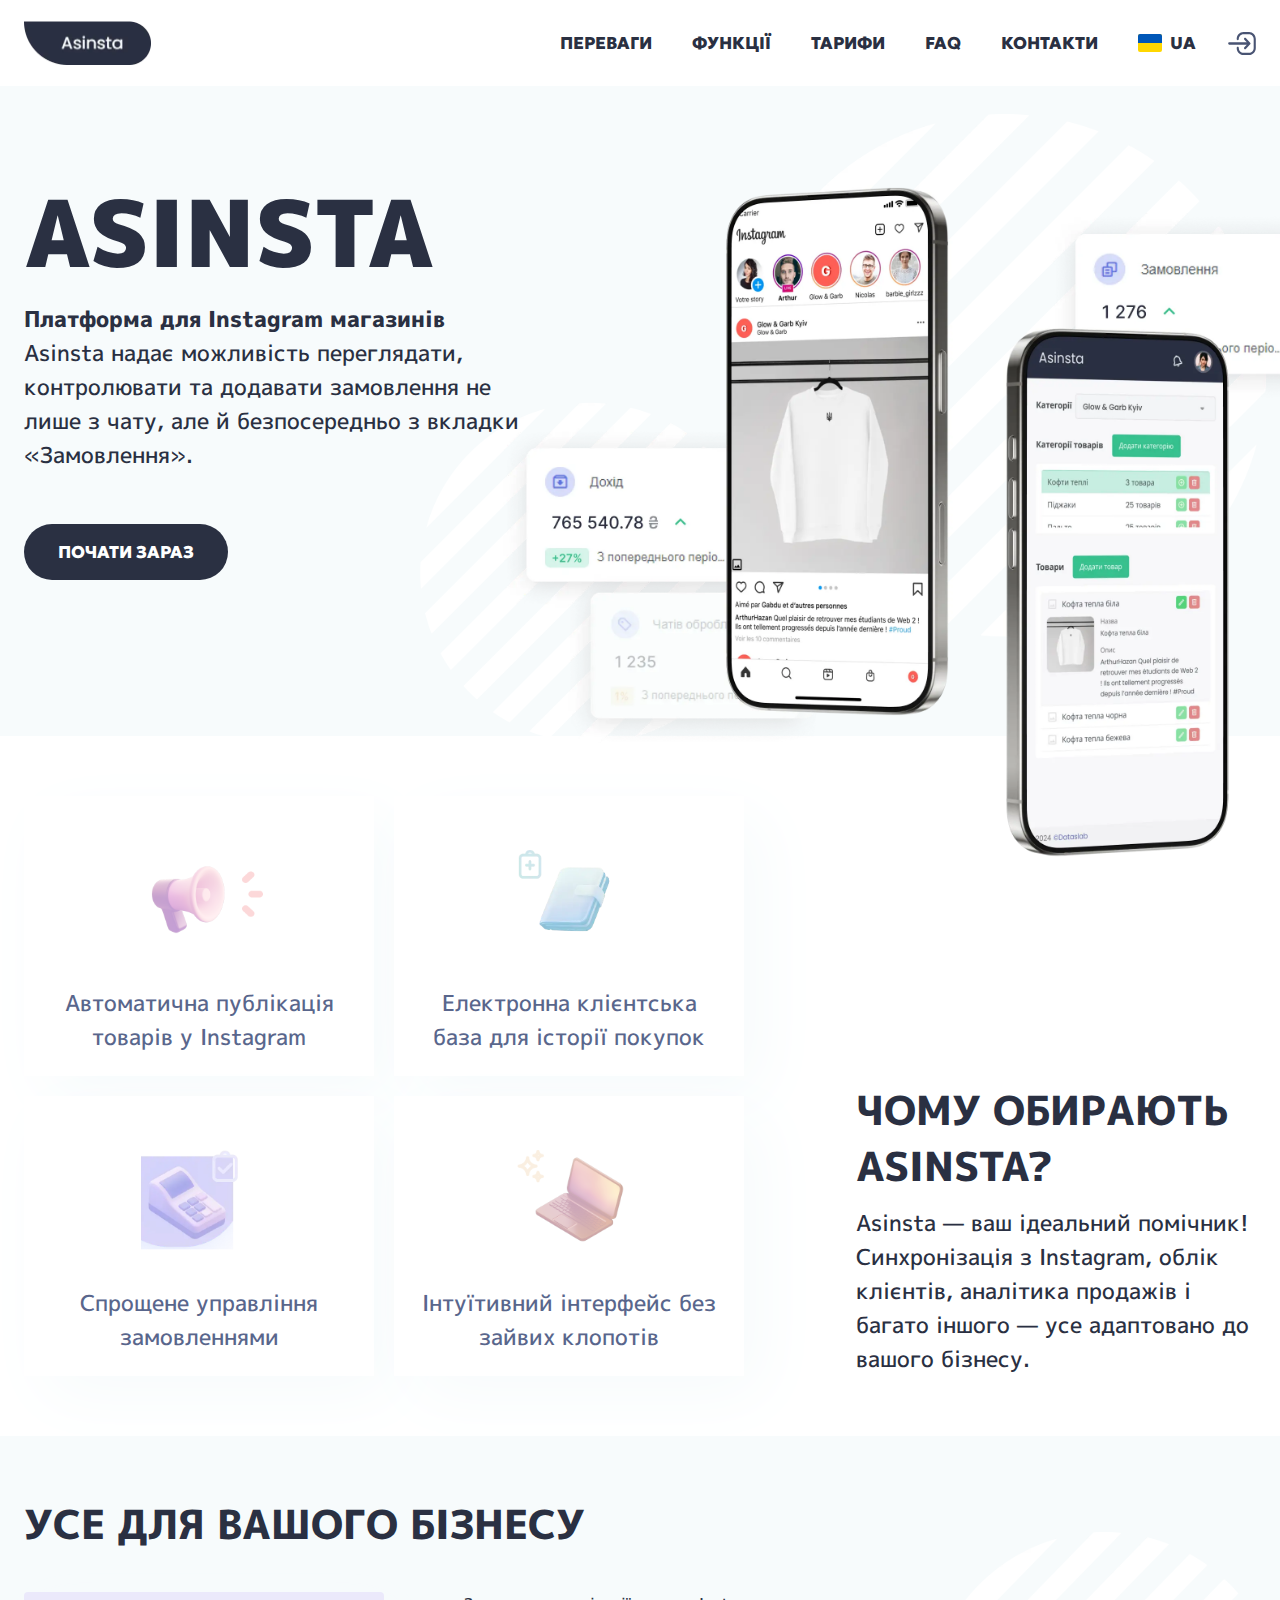
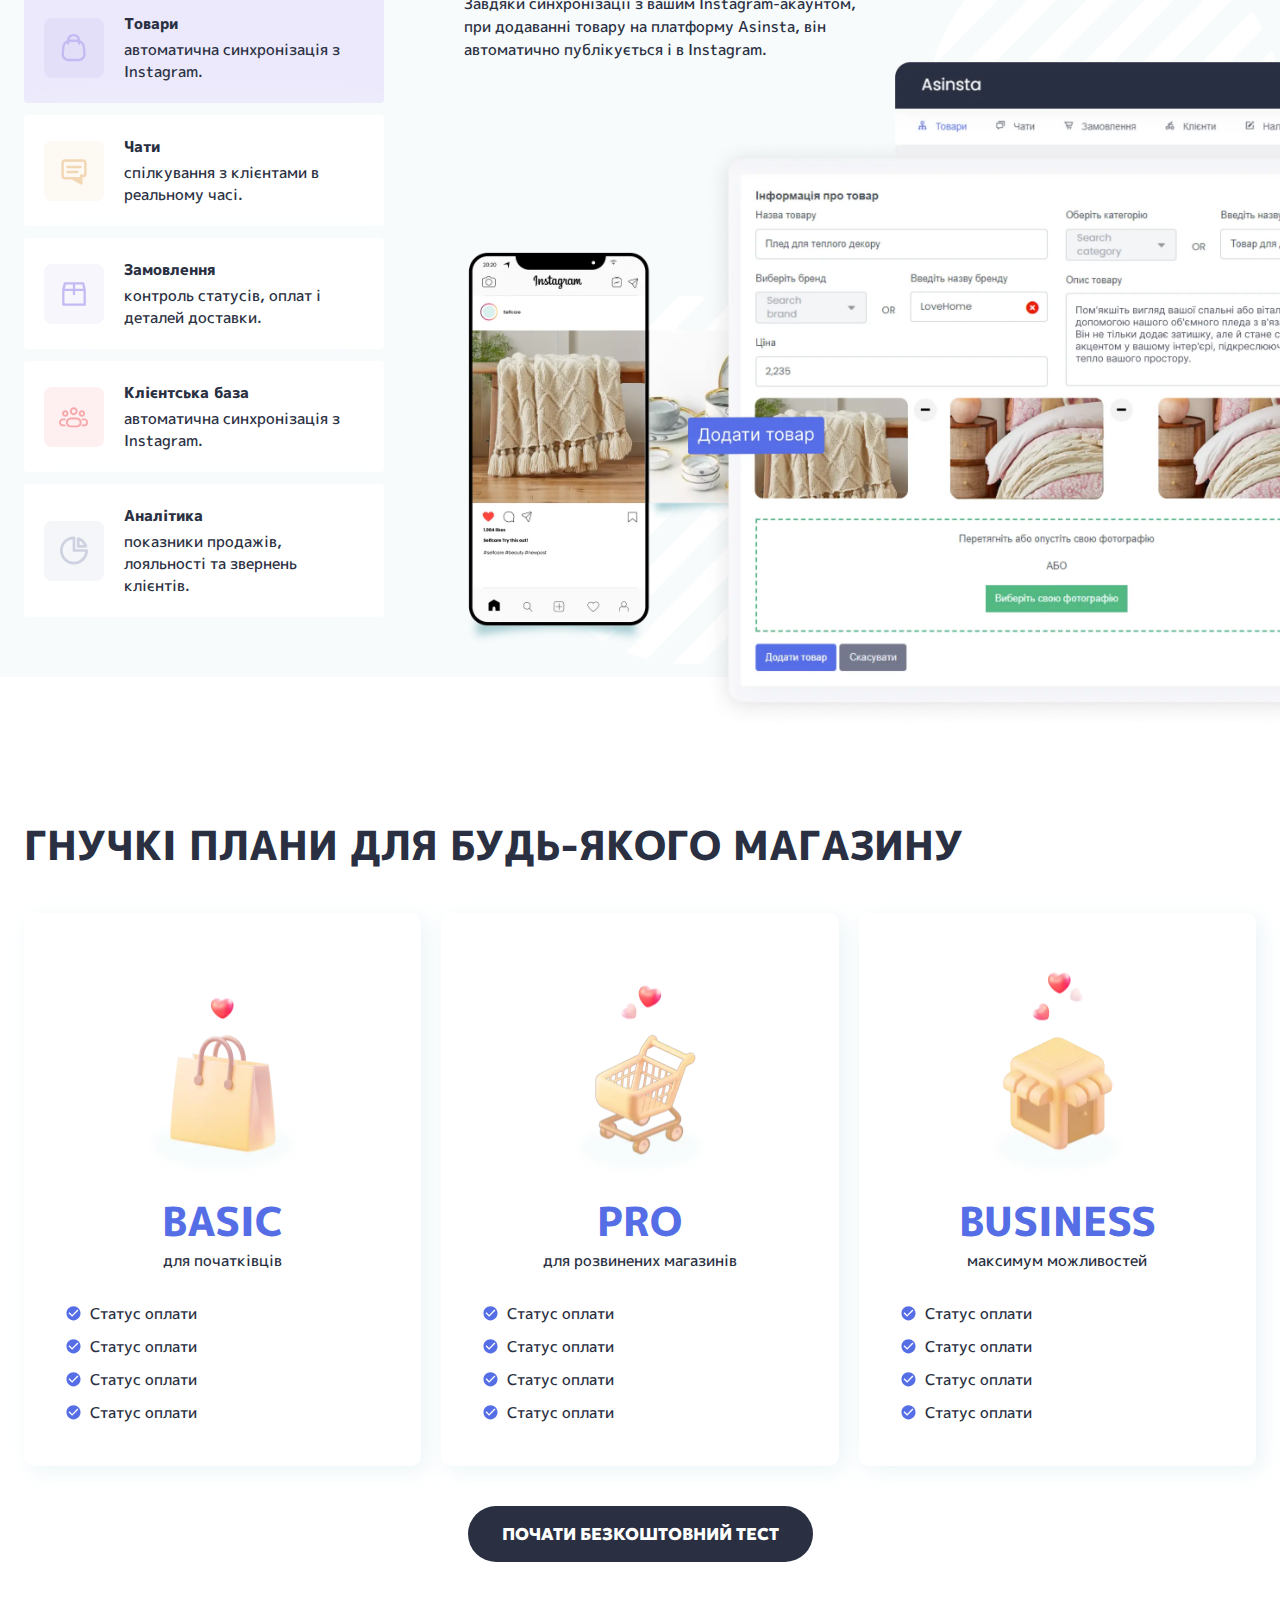
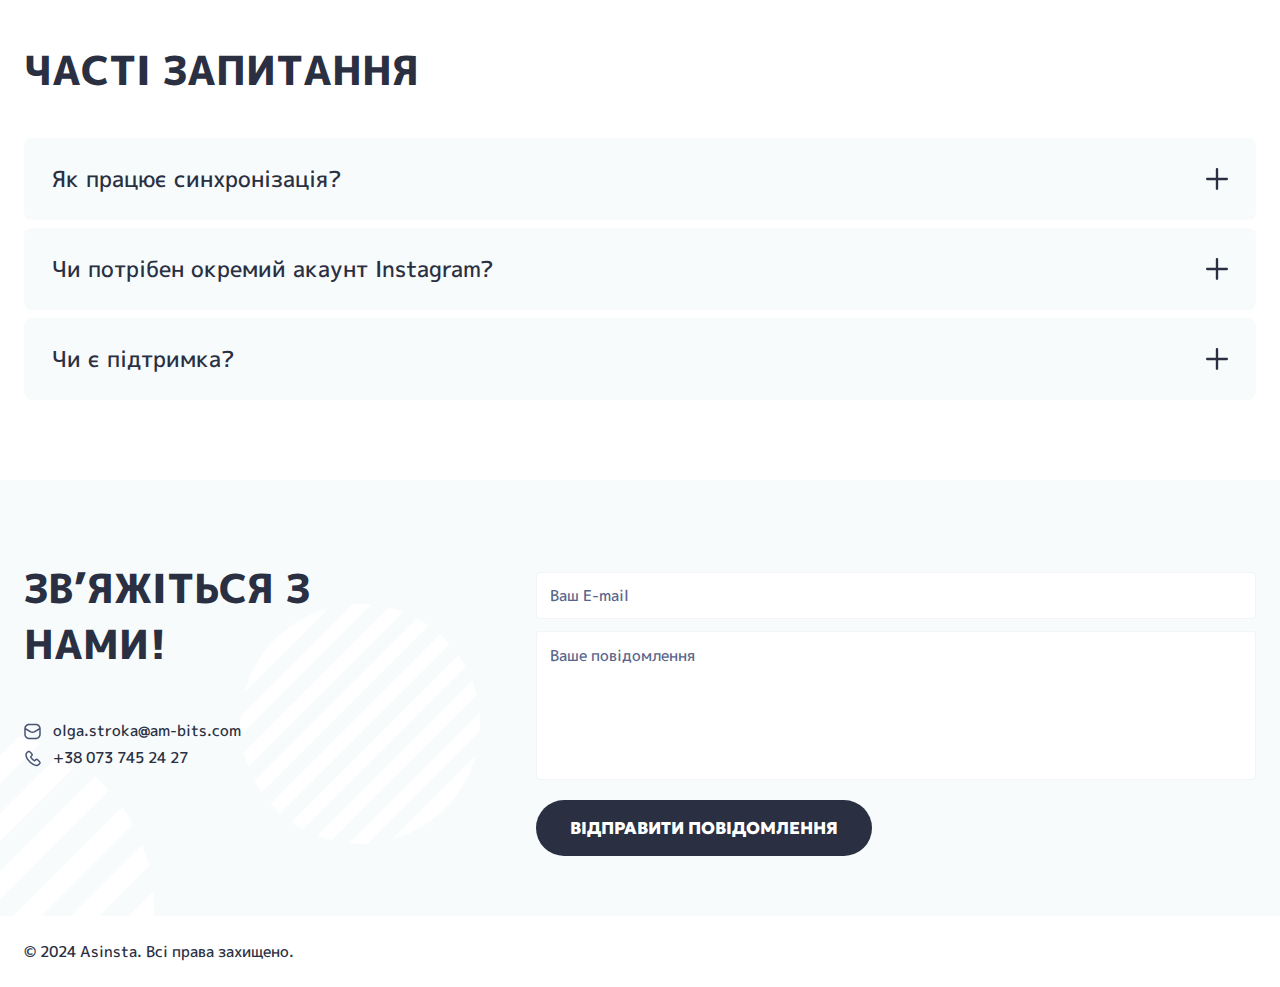
<file: index.html>
<!DOCTYPE html>
<html lang="ua">
	<head>
		<meta http-equiv="Content-Type" content="text/html; charset=utf-8">

		<!-- Adapting the page for mobile devices -->
		<meta name="viewport" content="width=device-width, initial-scale=1, maximum-scale=1">

		<!-- Prohibition of phone number recognition -->
		<meta name="format-detection" content="telephone=no">
		<meta name="SKYPE_TOOLBAR" content ="SKYPE_TOOLBAR_PARSER_COMPATIBLE">

		<!-- Page title -->
		<title>Asinsta - Платформа для Instagram магазинів</title>

		<!-- Changing the color of the mobile browser panel -->
		<meta name="msapplication-TileColor" content="#2A3042">
		<meta name="theme-color" content="#2A3042">

		<!-- Site icon, size 32x32, transparency supported. Recommended format: .ico or .png -->
		<link rel="shortcut icon" href="favicon.ico">

		<!-- Connecting fonts from Google -->
		<link rel="preconnect" href="https://fonts.googleapis.com">
		<link rel="preconnect" href="https://fonts.gstatic.com" crossorigin>
		<link href="https://fonts.googleapis.com/css2?family=Geologica:wght@100..900&display=swap" rel="stylesheet">

		<!-- Connecting style files -->
		<link rel="stylesheet" href="css/styles.css" async>

		<link rel="stylesheet" href="css/response_1439.css" media="print, (max-width: 1439px)" async>
		<link rel="stylesheet" href="css/response_1279.css" media="print, (max-width: 1279px)" async>
		<link rel="stylesheet" href="css/response_1023.css" media="print, (max-width: 1023px)" async>
		<link rel="stylesheet" href="css/response_767.css" media="print, (max-width: 767px)" async>
		<link rel="stylesheet" href="css/response_479.css" media="(max-width: 479px)" async>
	</head>

	<body>
		<div class="wrap">
			<div class="main">
				<header>
					<div class="cont row">
						<div class="logo">
							<picture>
								<source srcset="images/logo.webp" type="image/webp">
								<img src="images/logo.png" alt="" loading="lazy">
							</picture>
						</div>

						<nav class="menu row">
							<div>
								<button class="btn scroll_btn" data-anchor="first_section">Переваги</button>
							</div>

							<div>
								<button class="btn scroll_btn" data-anchor="all_for_business">Функції</button>
							</div>

							<div>
								<button class="btn scroll_btn" data-anchor="tariffs">Тарифи</button>
							</div>

							<!-- <div>
								<button class="btn scroll_btn" data-anchor="">Відгуки</button>
							</div> -->

							<div>
								<button class="btn scroll_btn" data-anchor="FAQ">FAQ</button>
							</div>

							<div>
								<button class="btn scroll_btn" data-anchor="contacts">Контакти</button>
							</div>
						</nav>

						<div class="langs modal_cont">
							<button class="btn mini_modal_btn" data-modal-id="#langs_modal">
								<picture>
									<img src="images/flag_ua.svg" alt="" loading="lazy">
								</picture>

								<span>UA</span>
							</button>

							<div class="mini_modal" id="langs_modal">
								<div><a href="index_en.html" class="btn">
									<picture>
										<img src="images/flag_en.svg" alt="" loading="lazy">
									</picture>

									<span>EN</span>
								</a></div>

								<div><a href="index_de.html" class="btn">
									<picture>
										<img src="images/flag_de.svg" alt="" loading="lazy">
									</picture>

									<span>DE</span>
								</a></div>
							</div>
						</div>

						<div class="account">
							<a href="https://asinsta.com/login" target="_blank" rel="noopener nofollow" class="btn">
								<svg class="icon"><use xlink:href="images/sprite.svg#ic_logout"></use></svg>
							</a>
						</div>
					</div>
				</header>


				<section class="first_section" id="first_section">
					<div class="cont">
						<div class="data">
							<div class="title">Asinsta</div>

							<div class="desc">
								<p><b>Платформа для Instagram магазинів</b></p>

								<p>Asinsta надає можливість переглядати, контролювати та додавати замовлення не лише з чату, але й безпосередньо з вкладки «Замовлення».</p>
							</div>

							<a href="https://asinsta.com/login" target="_blank" rel="noopener nofollow" class="btn">почати зараз</a>
						</div>
					</div>

					<picture>
						<source srcset="images/first_section_img.webp" type="image/webp">
						<img src="images/first_section_img.png" alt="" loading="lazy">
					</picture>
				</section>


				<section class="why">
					<div class="cont row">
						<div class="grid">
							<div class="item">
								<picture class="icon">
									<source srcset="images/why_icon1.webp" type="image/webp">
									<img src="images/why_icon1.png" alt="" loading="lazy">
								</picture>

								<div>Автоматична публікація товарів у Instagram</div>
							</div>

							<div class="item">
								<picture class="icon">
									<source srcset="images/why_icon2.webp" type="image/webp">
									<img src="images/why_icon2.png" alt="" loading="lazy">
								</picture>

								<div>Електронна клієнтська база для історії покупок</div>
							</div>

							<div class="item">
								<picture class="icon">
									<source srcset="images/why_icon3.webp" type="image/webp">
									<img src="images/why_icon3.png" alt="" loading="lazy">
								</picture>

								<div>Спрощене управління замовленнями</div>
							</div>

							<div class="item">
								<picture class="icon">
									<source srcset="images/why_icon4.webp" type="image/webp">
									<img src="images/why_icon4.png" alt="" loading="lazy">
								</picture>

								<div>Інтуїтивний інтерфейс без зайвих клопотів</div>
							</div>
						</div>

						<div class="block_head">
							<div class="title">Чому обирають Asinsta?</div>

							<div class="desc">Asinsta — ваш ідеальний помічник!<br> Синхронізація з Instagram, облік клієнтів, аналітика продажів і багато іншого — усе адаптовано до вашого бізнесу.</div>
						</div>
					</div>
				</section>


				<section class="all_for_business tabs_container" id="all_for_business">
					<div class="cont">
						<div class="block_head">
							<div class="title">Усе для вашого бізнесу</div>
						</div>

						<div class="row">
							<div class="tabs">
								<button data-content="#tab1" data-level="level1" class="btn active">
									<div class="icon">
										<svg><use xlink:href="images/sprite.svg#ic_all_for_business1"></use></svg>
									</div>

									<div>
										<div class="name">Товари</div>

										<div class="desc">автоматична синхронізація з Instagram.</div>
									</div>
								</button>

								<button data-content="#tab2" data-level="level1" class="btn">
									<div class="icon">
										<svg><use xlink:href="images/sprite.svg#ic_all_for_business2"></use></svg>
									</div>

									<div>
										<div class="name">Чати</div>

										<div class="desc">спілкування з клієнтами в реальному часі.</div>
									</div>
								</button>

								<button data-content="#tab3" data-level="level1" class="btn">
									<div class="icon">
										<svg><use xlink:href="images/sprite.svg#ic_all_for_business3"></use></svg>
									</div>

									<div>
										<div class="name">Замовлення</div>

										<div class="desc">контроль статусів, оплат і деталей доставки.</div>
									</div>
								</button>

								<button data-content="#tab4" data-level="level1" class="btn">
									<div class="icon">
										<svg><use xlink:href="images/sprite.svg#ic_all_for_business4"></use></svg>
									</div>

									<div>
										<div class="name">Клієнтська база</div>

										<div class="desc">автоматична синхронізація з Instagram.</div>
									</div>
								</button>

								<button data-content="#tab5" data-level="level1" class="btn">
									<div class="icon">
										<svg><use xlink:href="images/sprite.svg#ic_all_for_business5"></use></svg>
									</div>

									<div>
										<div class="name">Аналітика</div>

										<div class="desc">показники продажів, лояльності та звернень клієнтів.</div>
									</div>
								</button>
							</div>

							<div class="tab_content level1 active" id="tab1">
								<div class="text">
									<p>Завдяки синхронізації з вашим Instagram-акаунтом, при додаванні товару на платформу Asinsta, він автоматично публікується і в Instagram.</p>
								</div>

								<picture class="img img1">
									<source srcset="images/all_for_business_img1.webp" type="image/webp">
									<img src="images/all_for_business_img1.png" alt="" loading="lazy">
								</picture>
							</div>

							<div class="tab_content level1" id="tab2">
								<div class="text">
									<p>У кожного менеджера магазину окремий доступ, що дозволяє ефективно розподіляти клієнтів і замовлення</p>

									<p><b>Можливість отримувати повідомлення від покупців у режимі реального часу.</b></p>

									<p><b>Вікно для формування замовлення прямо з чату.</b></p>
								</div>

								<picture class="img img2">
									<source srcset="images/all_for_business_img2.webp" type="image/webp">
									<img src="images/all_for_business_img2.png" alt="" loading="lazy">
								</picture>
							</div>

							<div class="tab_content level1" id="tab3">
								<div class="text">
									<p>Asinsta надає можливість переглядати, контролювати та додавати замовлення не лише з чату, але й безпосередньо з вкладки «Замовлення».</p>

									<div class="cols">
										<div class="col">
											<div>
												<svg class="icon"><use xlink:href="images/sprite.svg#ic_list"></use></svg>
												<span><b>Статус оплати</b></span>
											</div>

											<div>
												<svg class="icon"><use xlink:href="images/sprite.svg#ic_list"></use></svg>
												<span><b>Метод оплати</b></span>
											</div>

											<div>
												<svg class="icon"><use xlink:href="images/sprite.svg#ic_list"></use></svg>
												<span><b>Адреса отримувача</b></span>
											</div>
										</div>

										<div class="col">
											<div>
												<svg class="icon"><use xlink:href="images/sprite.svg#ic_list"></use></svg>
												<span><b>Дата</b></span>
											</div>

											<div>
												<svg class="icon"><use xlink:href="images/sprite.svg#ic_list"></use></svg>
												<span><b>Менеджер</b></span>
											</div>

											<div>
												<svg class="icon"><use xlink:href="images/sprite.svg#ic_list"></use></svg>
												<span><b>Сума</b></span>
											</div>
										</div>
									</div>
								</div>

								<picture class="img img3">
									<source srcset="images/all_for_business_img3.webp" type="image/webp">
									<img src="images/all_for_business_img3.png" alt="" loading="lazy">
								</picture>
							</div>

							<div class="tab_content level1" id="tab4">
								<div class="text">
									<p>Програма обліку клієнтів надає детальну історію замовлених послуг/товарів для кожного покупця.</p>

									<div class="cols">
										<div class="col">
											<div>
												<svg class="icon"><use xlink:href="images/sprite.svg#ic_list"></use></svg>
												<span><b>Швидкий пошук</b></span>
											</div>

											<div>
												<svg class="icon"><use xlink:href="images/sprite.svg#ic_list"></use></svg>
												<span><b>Надійне зберігання інформації</b></span>
											</div>
										</div>
									</div>
								</div>

								<picture class="img img4">
									<source srcset="images/all_for_business_img4.webp" type="image/webp">
									<img src="images/all_for_business_img4.png" alt="" loading="lazy">
								</picture>
							</div>

							<div class="tab_content level1" id="tab5">
								<div class="text">
									<p>Фінансовий модуль платформи враховує:</p>

									<div class="cols">
										<div class="col">
											<div>
												<svg class="icon"><use xlink:href="images/sprite.svg#ic_list"></use></svg>
												<span><b>Продажі</b></span>
											</div>

											<div>
												<svg class="icon"><use xlink:href="images/sprite.svg#ic_list"></use></svg>
												<span><b>Кількість клієнтських звернень за різні періоди</b></span>
											</div>

											<div>
												<svg class="icon"><use xlink:href="images/sprite.svg#ic_list"></use></svg>
												<span><b>Лояльність аудиторії (прихід нових клієнтів, відтік постійних)</b></span>
											</div>
										</div>
									</div>
								</div>

								<picture class="img img5">
									<source srcset="images/all_for_business_img5.webp" type="image/webp">
									<img src="images/all_for_business_img5.png" alt="" loading="lazy">
								</picture>
							</div>
						</div>
					</div>
				</section>


				<section class="tariffs" id="tariffs">
					<div class="cont">
						<div class="block_head">
							<div class="title">Гнучкі плани для будь-якого магазину</div>
						</div>

						<div class="row">
							<div class="tariff">
								<picture class="thumb">
									<source srcset="images/tariff_thumb1.webp" type="image/webp">
									<img src="images/tariff_thumb1.png" alt="" loading="lazy">
								</picture>

								<div class="name">Basic</div>

								<div class="exp">для початківців</div>

								<ul>
									<li>
										<svg class="icon"><use xlink:href="images/sprite.svg#ic_list"></use></svg>
										<span>Статус оплати</span>
									</li>

									<li>
										<svg class="icon"><use xlink:href="images/sprite.svg#ic_list"></use></svg>
										<span>Статус оплати</span>
									</li>

									<li>
										<svg class="icon"><use xlink:href="images/sprite.svg#ic_list"></use></svg>
										<span>Статус оплати</span>
									</li>

									<li>
										<svg class="icon"><use xlink:href="images/sprite.svg#ic_list"></use></svg>
										<span>Статус оплати</span>
									</li>
								</ul>
							</div>

							<div class="tariff">
								<picture class="thumb">
									<source srcset="images/tariff_thumb2.webp" type="image/webp">
									<img src="images/tariff_thumb2.png" alt="" loading="lazy">
								</picture>

								<div class="name">PRO</div>

								<div class="exp">для розвинених магазинів</div>

								<ul>
									<li>
										<svg class="icon"><use xlink:href="images/sprite.svg#ic_list"></use></svg>
										<span>Статус оплати</span>
									</li>

									<li>
										<svg class="icon"><use xlink:href="images/sprite.svg#ic_list"></use></svg>
										<span>Статус оплати</span>
									</li>

									<li>
										<svg class="icon"><use xlink:href="images/sprite.svg#ic_list"></use></svg>
										<span>Статус оплати</span>
									</li>

									<li>
										<svg class="icon"><use xlink:href="images/sprite.svg#ic_list"></use></svg>
										<span>Статус оплати</span>
									</li>
								</ul>
							</div>

							<div class="tariff">
								<picture class="thumb">
									<source srcset="images/tariff_thumb3.webp" type="image/webp">
									<img src="images/tariff_thumb3.png" alt="" loading="lazy">
								</picture>

								<div class="name">Business</div>

								<div class="exp">максимум можливостей</div>

								<ul>
									<li>
										<svg class="icon"><use xlink:href="images/sprite.svg#ic_list"></use></svg>
										<span>Статус оплати</span>
									</li>

									<li>
										<svg class="icon"><use xlink:href="images/sprite.svg#ic_list"></use></svg>
										<span>Статус оплати</span>
									</li>

									<li>
										<svg class="icon"><use xlink:href="images/sprite.svg#ic_list"></use></svg>
										<span>Статус оплати</span>
									</li>

									<li>
										<svg class="icon"><use xlink:href="images/sprite.svg#ic_list"></use></svg>
										<span>Статус оплати</span>
									</li>
								</ul>
							</div>
						</div>

						<div class="link">
							<a href="https://asinsta.com/login" target="_blank" rel="noopener nofollow" class="btn">почати безкоштовний тест</a>
						</div>
					</div>
				</section>


				<section class="FAQ" id="FAQ">
					<div class="cont">
						<div class="block_head">
							<div class="title">Часті запитання</div>
						</div>

						<div class="accordion">
							<div class="accordion_item">
								<div class="head">
									<div class="title">Як працює синхронізація?</div>

									<svg class="icon"><use xlink:href="images/sprite.svg#ic_plus"></use></svg>
								</div>

								<div class="data">
									<div class="text_block">
										<p>Lorem Ipsum - псевдо латинський текст використовується у веб - дизайні, типографіка, верстка, і друку замість англійської підкреслити елементи дизайну над змістом. Це також називається заповнювач ( або наповнювач) текст. Це зручний інструмент для макетів. Це допомагає намітити візуальні елементи в документ або презентацію, наприклад, друкарня, шрифт, або макет.</p>

										<ul>
											<li>Lorem Ipsum в основному частиною латинського тексту за класичною автор і філософа Цицерона</li>

											<li>Це слова і букви були змінені додаванням або видаленням</li>

											<li>Так навмисно роблять його зміст безглуздо, це не є справжньою, правильно чи зрозумілою Латинської більше.</li>
										</ul>

										<p>Lorem Ipsum в основному частиною латинського тексту за класичною автор і філософа Цицерона.</p>

										<ol>
											<li>Lorem Ipsum в основному частиною латинського тексту за класичною автор і філософа Цицерона</li>

											<li>Це слова і букви були змінені додаванням або видаленням</li>

											<li>Так навмисно роблять його зміст безглуздо, це не є справжньою, правильно чи зрозумілою Латинської більше.</li>
										</ol>
									</div>
								</div>
							</div>

							<div class="accordion_item">
								<div class="head">
									<div class="title">Чи потрібен окремий акаунт Instagram?</div>

									<svg class="icon"><use xlink:href="images/sprite.svg#ic_plus"></use></svg>
								</div>

								<div class="data">
									<div class="text_block">
										<p>Lorem Ipsum - псевдо латинський текст використовується у веб - дизайні, типографіка, верстка, і друку замість англійської підкреслити елементи дизайну над змістом. Це також називається заповнювач ( або наповнювач) текст. Це зручний інструмент для макетів. Це допомагає намітити візуальні елементи в документ або презентацію, наприклад, друкарня, шрифт, або макет.</p>

										<ul>
											<li>Lorem Ipsum в основному частиною латинського тексту за класичною автор і філософа Цицерона</li>

											<li>Це слова і букви були змінені додаванням або видаленням</li>

											<li>Так навмисно роблять його зміст безглуздо, це не є справжньою, правильно чи зрозумілою Латинської більше.</li>
										</ul>

										<p>Lorem Ipsum в основному частиною латинського тексту за класичною автор і філософа Цицерона.</p>

										<ol>
											<li>Lorem Ipsum в основному частиною латинського тексту за класичною автор і філософа Цицерона</li>

											<li>Це слова і букви були змінені додаванням або видаленням</li>

											<li>Так навмисно роблять його зміст безглуздо, це не є справжньою, правильно чи зрозумілою Латинської більше.</li>
										</ol>
									</div>
								</div>
							</div>

							<div class="accordion_item">
								<div class="head">
									<div class="title">Чи є підтримка?</div>

									<svg class="icon"><use xlink:href="images/sprite.svg#ic_plus"></use></svg>
								</div>

								<div class="data">
									<div class="text_block">
										<p><b>Lorem Ipsum</b> - псевдо латинський текст використовується у веб - дизайні, типографіка, верстка, і друку замість англійської підкреслити елементи дизайну над змістом. Це також називається заповнювач ( або наповнювач) текст. Це зручний інструмент для макетів. Це допомагає намітити візуальні елементи в документ або презентацію, наприклад, друкарня, шрифт, або макет.</p>

										<ul>
											<li>Lorem Ipsum в основному частиною латинського тексту за класичною автор і філософа Цицерона</li>

											<li>Це слова і букви були змінені додаванням або видаленням</li>

											<li>Так навмисно роблять його зміст безглуздо, це не є справжньою, правильно чи зрозумілою Латинської більше.</li>
										</ul>

										<p>Lorem Ipsum в основному частиною латинського тексту за класичною автор і філософа Цицерона.</p>

										<ol>
											<li>Lorem Ipsum в основному частиною латинського тексту за класичною автор і філософа Цицерона</li>

											<li>Це слова і букви були змінені додаванням або видаленням</li>

											<li>Так навмисно роблять його зміст безглуздо, це не є справжньою, правильно чи зрозумілою Латинської більше.</li>
										</ol>
									</div>
								</div>
							</div>
						</div>
					</div>
				</section>
			</div>


			<footer id="contacts">
				<div class="data">
					<div class="cont row">
						<div class="contacts">
							<div class="title">зв’яжіться з<br> нами!</div>

							<div class="email">
								<svg class="icon"><use xlink:href="images/sprite.svg#ic_email"></use></svg>

								<div>
									<div><a href="mailto:olga.stroka@am-bits.com">olga.stroka@am-bits.com</a></div>
								</div>
							</div>

							<div class="phone">
								<svg class="icon"><use xlink:href="images/sprite.svg#ic_phone"></use></svg>

								<div>
									<div><a href="tel:+38 073 745 24 27">+38 073 745 24 27</a></div>
								</div>
							</div>
						</div>

						<form action="" class="feedback form">
							<div class="line">
								<div class="field">
									<input type="text" name="" value="" class="input" placeholder="Ваш E-mail">
								</div>
							</div>

							<div class="line">
								<div class="field">
									<textarea name="" placeholder="Ваше повідомлення"></textarea>
								</div>
							</div>

							<div class="submit">
								<button type="submit" class="submit_btn">відправити повідомлення</button>
							</div>

							<div class="success">Ваше повідомлення успішно відправлене,<br> ми обов'язково зв'яжемось з Вами.</div>
						</form>
					</div>

					<picture class="bg">
						<source srcset="images/bg_footer.webp" type="image/webp">
						<img src="images/bg_footer.png" alt="" loading="lazy">
					</picture>
				</div>

				<div class="bottom">
					<div class="cont">
						<div class="copyright">&copy; 2024 Asinsta. Всі права захищено.</div>
					</div>
				</div>
			</footer>
		</div>


		<!-- Connecting javascript files -->
		<script src="js/jquery-3.6.3.min.js"></script>
		<script src="js/functions.js"></script>
		<script src="js/scripts.js"></script>
	</body>
</html>
</file>
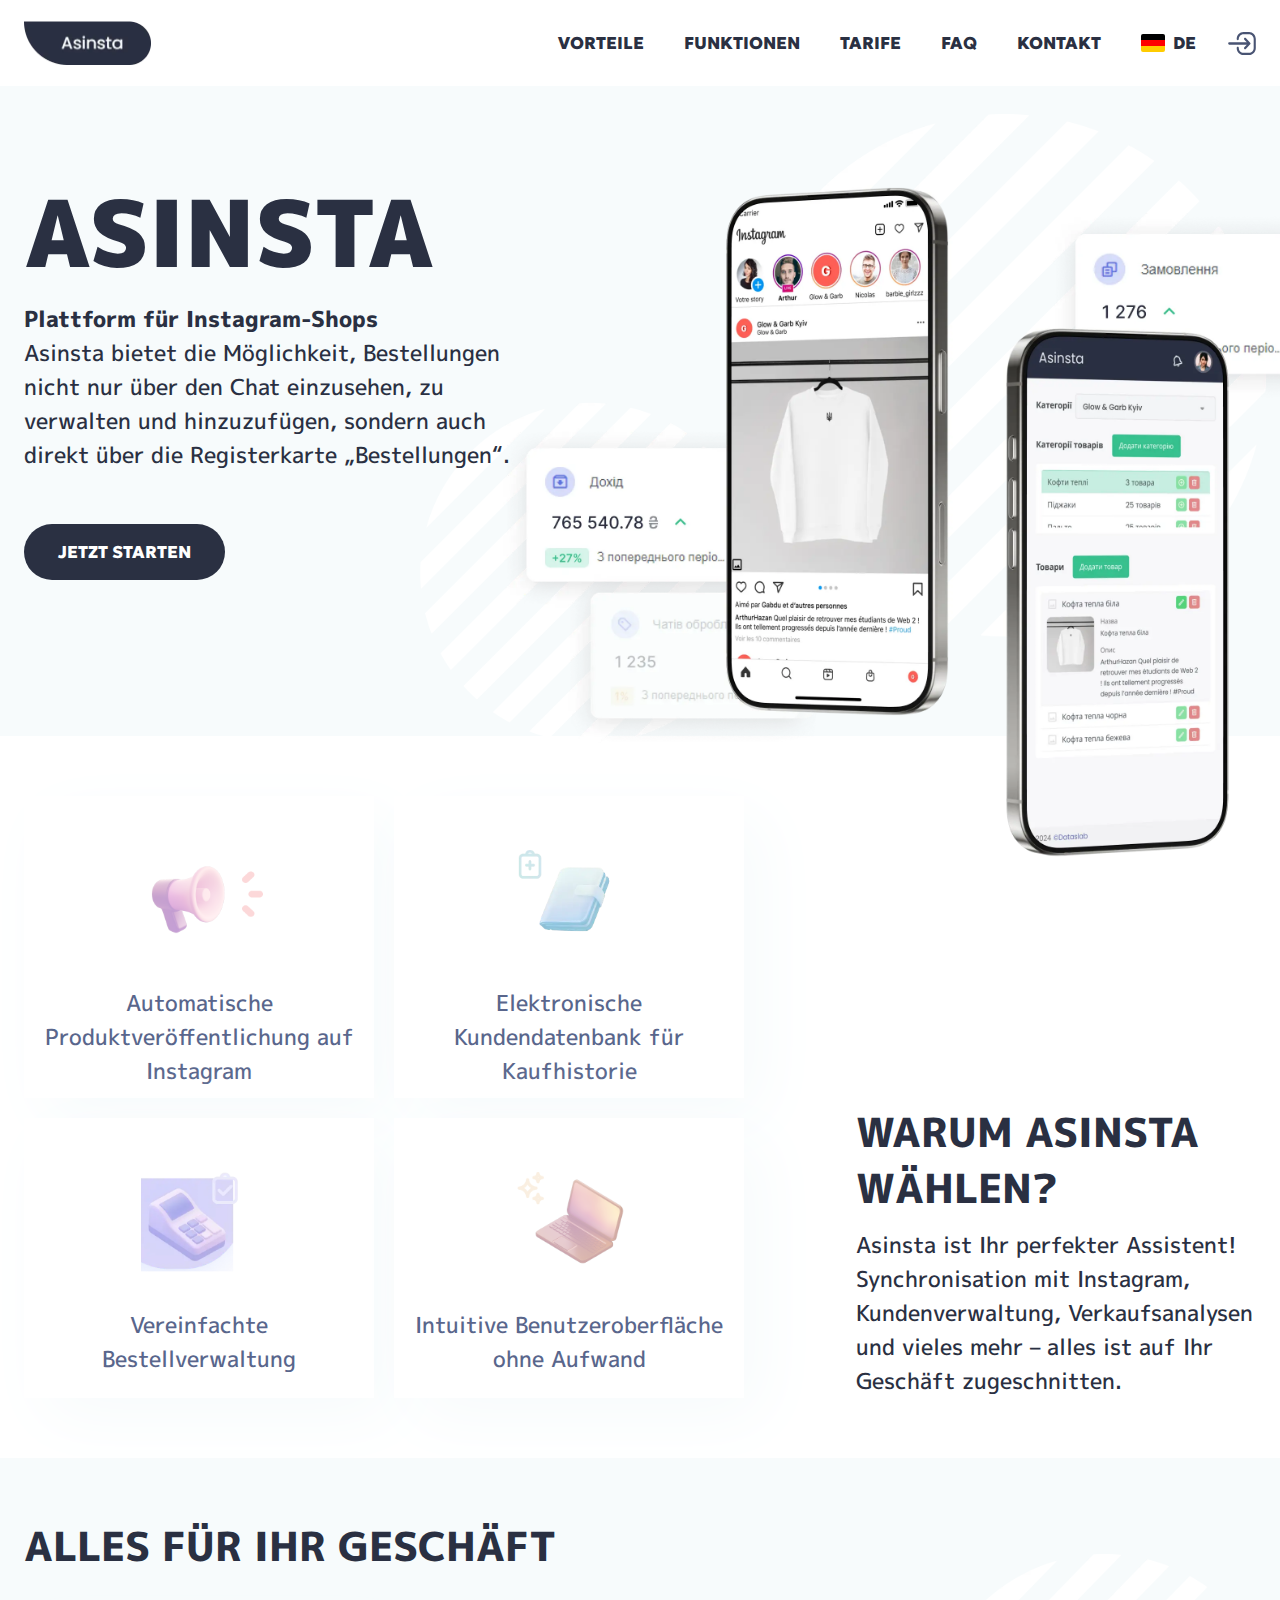
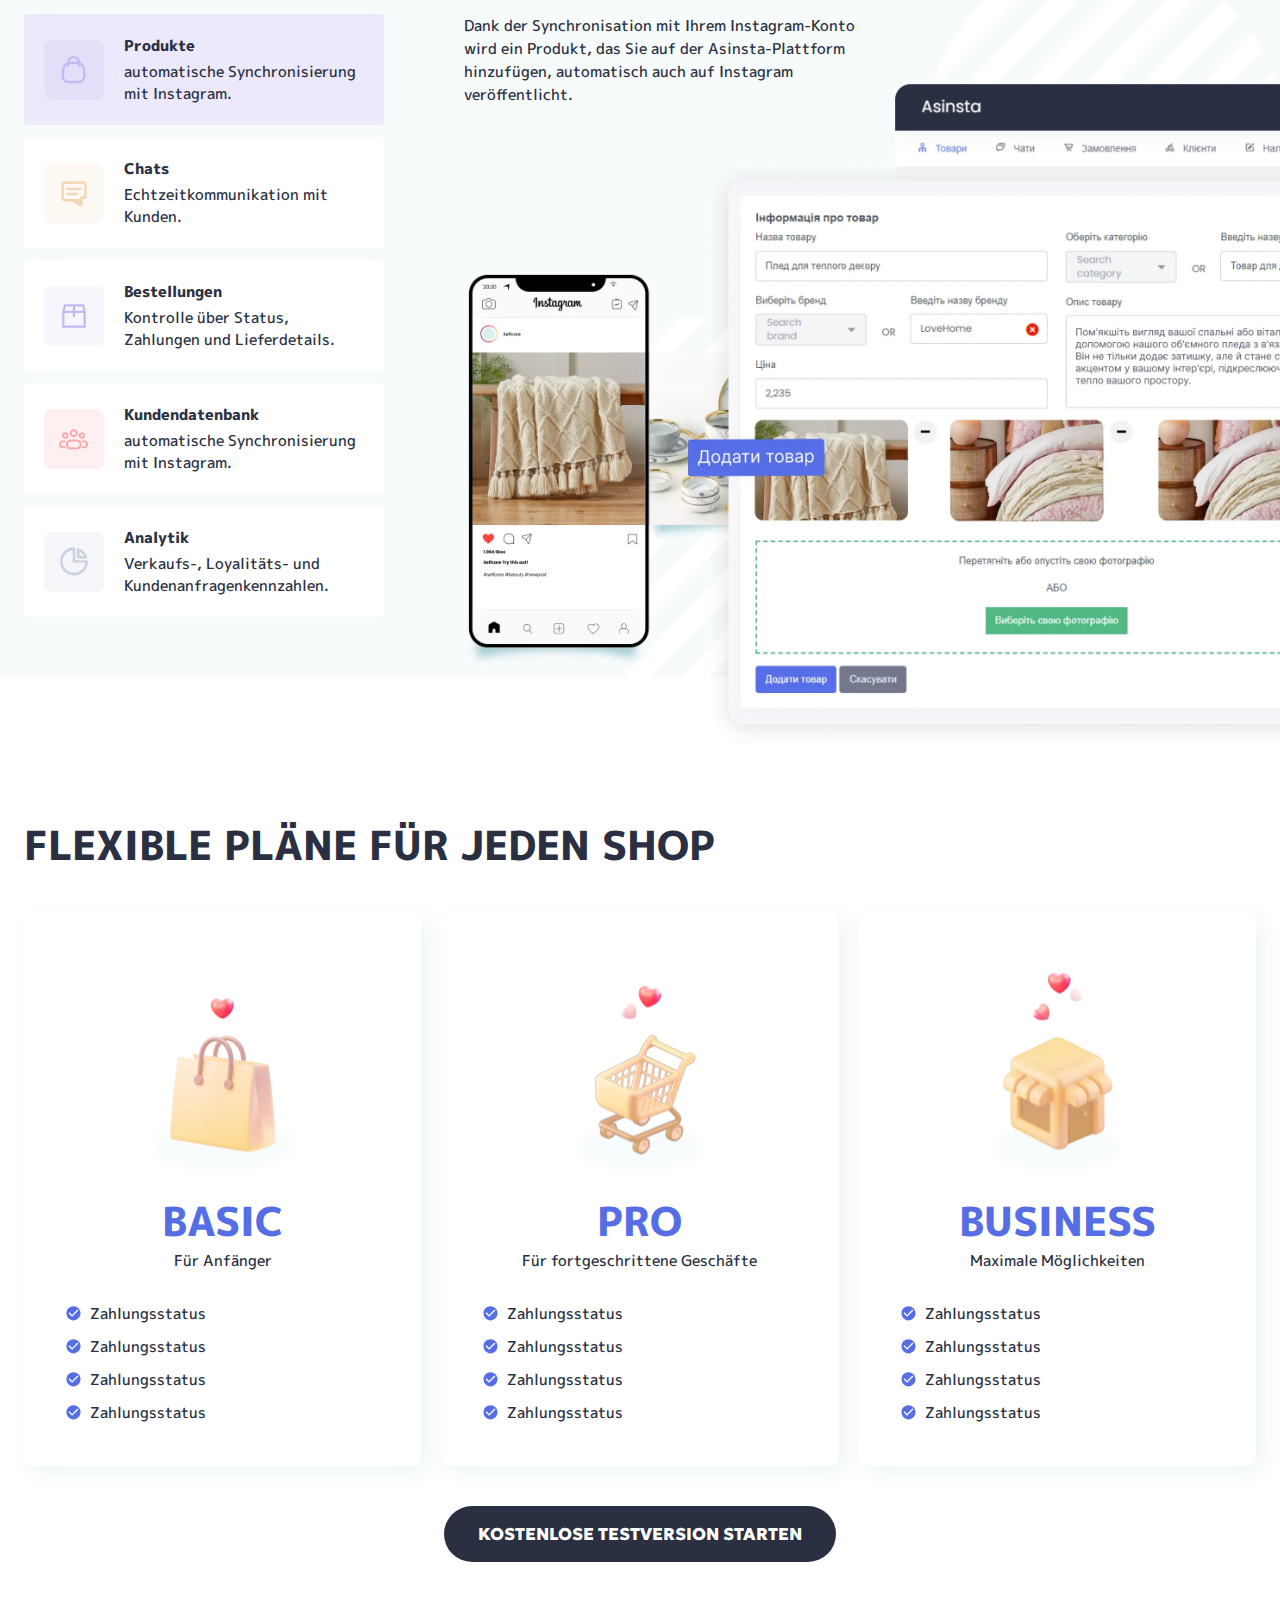
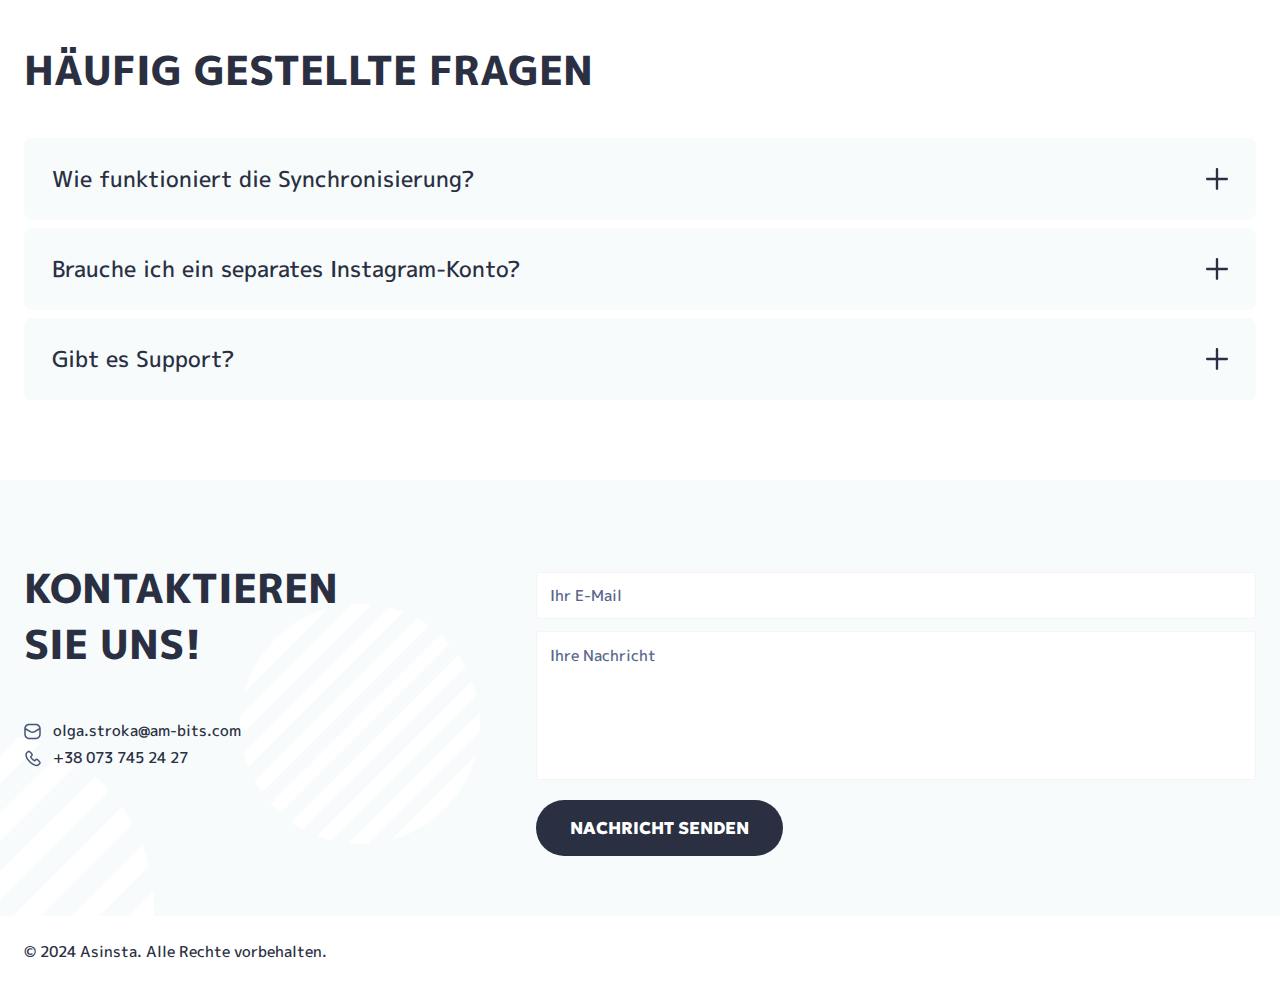
<file: index_de.html>
<!DOCTYPE html>
<html lang="de">
	<head>
		<meta http-equiv="Content-Type" content="text/html; charset=utf-8">

		<!-- Adapting the page for mobile devices -->
		<meta name="viewport" content="width=device-width, initial-scale=1, maximum-scale=1">

		<!-- Prohibition of phone number recognition -->
		<meta name="format-detection" content="telephone=no">
		<meta name="SKYPE_TOOLBAR" content ="SKYPE_TOOLBAR_PARSER_COMPATIBLE">

		<!-- Page title -->
		<title>Asinsta - Plattform für Instagram-Shops</title>

		<!-- Changing the color of the mobile browser panel -->
		<meta name="msapplication-TileColor" content="#2A3042">
		<meta name="theme-color" content="#2A3042">

		<!-- Site icon, size 32x32, transparency supported. Recommended format: .ico or .png -->
		<link rel="shortcut icon" href="favicon.ico">

		<!-- Connecting fonts from Google -->
		<link rel="preconnect" href="https://fonts.googleapis.com">
		<link rel="preconnect" href="https://fonts.gstatic.com" crossorigin>
		<link href="https://fonts.googleapis.com/css2?family=Geologica:wght@100..900&display=swap" rel="stylesheet">

		<!-- Connecting style files -->
		<link rel="stylesheet" href="css/styles.css" async>

		<link rel="stylesheet" href="css/response_1439.css" media="print, (max-width: 1439px)" async>
		<link rel="stylesheet" href="css/response_1279.css" media="print, (max-width: 1279px)" async>
		<link rel="stylesheet" href="css/response_1023.css" media="print, (max-width: 1023px)" async>
		<link rel="stylesheet" href="css/response_767.css" media="print, (max-width: 767px)" async>
		<link rel="stylesheet" href="css/response_479.css" media="(max-width: 479px)" async>
	</head>

	<body>
		<div class="wrap">
			<div class="main">
				<header>
					<div class="cont row">
						<div class="logo">
							<picture>
								<source srcset="images/logo.webp" type="image/webp">
								<img src="images/logo.png" alt="" loading="lazy">
							</picture>
						</div>

						<nav class="menu row">
							<div>
								<button class="btn scroll_btn" data-anchor="first_section">Vorteile</button>
							</div>

							<div>
								<button class="btn scroll_btn" data-anchor="all_for_business">Funktionen</button>
							</div>

							<div>
								<button class="btn scroll_btn" data-anchor="tariffs">Tarife</button>
							</div>

							<!-- <div>
								<button class="btn scroll_btn" data-anchor="">Bewertungen</button>
							</div> -->

							<div>
								<button class="btn scroll_btn" data-anchor="FAQ">FAQ</button>
							</div>

							<div>
								<button class="btn scroll_btn" data-anchor="contacts">Kontakt</button>
							</div>
						</nav>

						<div class="langs modal_cont">
							<button class="btn mini_modal_btn" data-modal-id="#langs_modal">
								<picture>
									<img src="images/flag_de.svg" alt="" loading="lazy">
								</picture>

								<span>DE</span>
							</button>

							<div class="mini_modal" id="langs_modal">
								<div><a href="index.html" class="btn">
									<picture>
										<img src="images/flag_ua.svg" alt="" loading="lazy">
									</picture>

									<span>UA</span>
								</a></div>

								<div><a href="index_de.html" class="btn">
									<picture>
										<img src="images/flag_en.svg" alt="" loading="lazy">
									</picture>

									<span>EN</span>
								</a></div>
							</div>
						</div>

						<div class="account">
							<a href="https://asinsta.com/login" target="_blank" rel="noopener nofollow" class="btn">
								<svg class="icon"><use xlink:href="images/sprite.svg#ic_logout"></use></svg>
							</a>
						</div>
					</div>
				</header>


				<section class="first_section" id="first_section">
					<div class="cont">
						<div class="data">
							<div class="title">Asinsta</div>

							<div class="desc">
								<p><b>Plattform für Instagram-Shops</b></p>

								<p>Asinsta bietet die Möglichkeit, Bestellungen nicht nur über den Chat einzusehen, zu verwalten und hinzuzufügen, sondern auch direkt über die Registerkarte „Bestellungen“.</p>
							</div>

							<a href="https://asinsta.com/login" target="_blank" rel="noopener nofollow" class="btn">Jetzt starten</a>
						</div>
					</div>

					<picture>
						<source srcset="images/first_section_img.webp" type="image/webp">
						<img src="images/first_section_img.png" alt="" loading="lazy">
					</picture>
				</section>


				<section class="why">
					<div class="cont row">
						<div class="grid">
							<div class="item">
								<picture class="icon">
									<source srcset="images/why_icon1.webp" type="image/webp">
									<img src="images/why_icon1.png" alt="" loading="lazy">
								</picture>

								<div>Automatische Produktveröffentlichung auf Instagram</div>
							</div>

							<div class="item">
								<picture class="icon">
									<source srcset="images/why_icon2.webp" type="image/webp">
									<img src="images/why_icon2.png" alt="" loading="lazy">
								</picture>

								<div>Elektronische Kundendatenbank für Kaufhistorie</div>
							</div>

							<div class="item">
								<picture class="icon">
									<source srcset="images/why_icon3.webp" type="image/webp">
									<img src="images/why_icon3.png" alt="" loading="lazy">
								</picture>

								<div>Vereinfachte Bestellverwaltung</div>
							</div>

							<div class="item">
								<picture class="icon">
									<source srcset="images/why_icon4.webp" type="image/webp">
									<img src="images/why_icon4.png" alt="" loading="lazy">
								</picture>

								<div>Intuitive Benutzeroberfläche ohne Aufwand</div>
							</div>
						</div>

						<div class="block_head">
							<div class="title">Warum Asinsta wählen?</div>

							<div class="desc">Asinsta ist Ihr perfekter Assistent!<br> Synchronisation mit Instagram, Kundenverwaltung, Verkaufsanalysen und vieles mehr – alles ist auf Ihr Geschäft zugeschnitten.</div>
						</div>
					</div>
				</section>


				<section class="all_for_business tabs_container" id="all_for_business">
					<div class="cont">
						<div class="block_head">
							<div class="title">Alles für Ihr Geschäft</div>
						</div>

						<div class="row">
							<div class="tabs">
								<button data-content="#tab1" data-level="level1" class="btn active">
									<div class="icon">
										<svg><use xlink:href="images/sprite.svg#ic_all_for_business1"></use></svg>
									</div>

									<div>
										<div class="name">Produkte</div>

										<div class="desc">automatische Synchronisierung mit Instagram.</div>
									</div>
								</button>

								<button data-content="#tab2" data-level="level1" class="btn">
									<div class="icon">
										<svg><use xlink:href="images/sprite.svg#ic_all_for_business2"></use></svg>
									</div>

									<div>
										<div class="name">Chats</div>

										<div class="desc">Echtzeitkommunikation mit Kunden.</div>
									</div>
								</button>

								<button data-content="#tab3" data-level="level1" class="btn">
									<div class="icon">
										<svg><use xlink:href="images/sprite.svg#ic_all_for_business3"></use></svg>
									</div>

									<div>
										<div class="name">Bestellungen</div>

										<div class="desc">Kontrolle über Status, Zahlungen und Lieferdetails.</div>
									</div>
								</button>

								<button data-content="#tab4" data-level="level1" class="btn">
									<div class="icon">
										<svg><use xlink:href="images/sprite.svg#ic_all_for_business4"></use></svg>
									</div>

									<div>
										<div class="name">Kundendatenbank</div>

										<div class="desc">automatische Synchronisierung mit Instagram.</div>
									</div>
								</button>

								<button data-content="#tab5" data-level="level1" class="btn">
									<div class="icon">
										<svg><use xlink:href="images/sprite.svg#ic_all_for_business5"></use></svg>
									</div>

									<div>
										<div class="name">Analytik</div>

										<div class="desc">Verkaufs-, Loyalitäts- und Kundenanfragenkennzahlen.</div>
									</div>
								</button>
							</div>

							<div class="tab_content level1 active" id="tab1">
								<div class="text">
									<p>Dank der Synchronisation mit Ihrem Instagram-Konto wird ein Produkt, das Sie auf der Asinsta-Plattform hinzufügen, automatisch auch auf Instagram veröffentlicht.</p>
								</div>

								<picture class="img img1">
									<source srcset="images/all_for_business_img1.webp" type="image/webp">
									<img src="images/all_for_business_img1.png" alt="" loading="lazy">
								</picture>
							</div>

							<div class="tab_content level1" id="tab2">
								<div class="text">
									<p>Jeder Shop-Manager hat separaten Zugriff, was eine effiziente Verteilung der Kunden und Bestellungen ermöglicht.</p>

									<p><b>Fähigkeit, Echtzeit-Nachrichten von Käufern zu empfangen.</b></p>

									<p><b>Bestellfenster direkt aus dem Chat erstellen.</b></p>
								</div>

								<picture class="img img2">
									<source srcset="images/all_for_business_img2.webp" type="image/webp">
									<img src="images/all_for_business_img2.png" alt="" loading="lazy">
								</picture>
							</div>

							<div class="tab_content level1" id="tab3">
								<div class="text">
									<p>Asinsta bietet die Möglichkeit, Bestellungen nicht nur aus dem Chat, sondern auch direkt aus dem Tab "Bestellungen" zu sehen, zu verwalten und hinzuzufügen.</p>

									<div class="cols">
										<div class="col">
											<div>
												<svg class="icon"><use xlink:href="images/sprite.svg#ic_list"></use></svg>
												<span><b>Zahlungsstatus</b></span>
											</div>

											<div>
												<svg class="icon"><use xlink:href="images/sprite.svg#ic_list"></use></svg>
												<span><b>Zahlungsmethode</b></span>
											</div>

											<div>
												<svg class="icon"><use xlink:href="images/sprite.svg#ic_list"></use></svg>
												<span><b>Empfängeradresse</b></span>
											</div>
										</div>

										<div class="col">
											<div>
												<svg class="icon"><use xlink:href="images/sprite.svg#ic_list"></use></svg>
												<span><b>Datum</b></span>
											</div>

											<div>
												<svg class="icon"><use xlink:href="images/sprite.svg#ic_list"></use></svg>
												<span><b>Manager</b></span>
											</div>

											<div>
												<svg class="icon"><use xlink:href="images/sprite.svg#ic_list"></use></svg>
												<span><b>Betrag</b></span>
											</div>
										</div>
									</div>
								</div>

								<picture class="img img3">
									<source srcset="images/all_for_business_img3.webp" type="image/webp">
									<img src="images/all_for_business_img3.png" alt="" loading="lazy">
								</picture>
							</div>

							<div class="tab_content level1" id="tab4">
								<div class="text">
									<p>Das Kundenmanagement-Programm bietet eine detaillierte Historie der bestellten Dienstleistungen/Produkte für jeden Käufer.</p>

									<div class="cols">
										<div class="col">
											<div>
												<svg class="icon"><use xlink:href="images/sprite.svg#ic_list"></use></svg>
												<span><b>Schnellsuche</b></span>
											</div>

											<div>
												<svg class="icon"><use xlink:href="images/sprite.svg#ic_list"></use></svg>
												<span><b>Zuverlässige Informationsspeicherung</b></span>
											</div>
										</div>
									</div>
								</div>

								<picture class="img img4">
									<source srcset="images/all_for_business_img4.webp" type="image/webp">
									<img src="images/all_for_business_img4.png" alt="" loading="lazy">
								</picture>
							</div>

							<div class="tab_content level1" id="tab5">
								<div class="text">
									<p>Das Finanzmodul der Plattform berücksichtigt:</p>

									<div class="cols">
										<div class="col">
											<div>
												<svg class="icon"><use xlink:href="images/sprite.svg#ic_list"></use></svg>
												<span><b>Verkäufe</b></span>
											</div>

											<div>
												<svg class="icon"><use xlink:href="images/sprite.svg#ic_list"></use></svg>
												<span><b>Anzahl der Kundenanfragen über verschiedene Zeiträume</b></span>
											</div>

											<div>
												<svg class="icon"><use xlink:href="images/sprite.svg#ic_list"></use></svg>
												<span><b>Publikumsloyalität (Eingang neuer Kunden, Verlust von Stammkunden)</b></span>
											</div>
										</div>
									</div>
								</div>

								<picture class="img img5">
									<source srcset="images/all_for_business_img5.webp" type="image/webp">
									<img src="images/all_for_business_img5.png" alt="" loading="lazy">
								</picture>
							</div>
						</div>
					</div>
				</section>


				<section class="tariffs" id="tariffs">
					<div class="cont">
						<div class="block_head">
							<div class="title">Flexible Pläne für jeden Shop</div>
						</div>

						<div class="row">
							<div class="tariff">
								<picture class="thumb">
									<source srcset="images/tariff_thumb1.webp" type="image/webp">
									<img src="images/tariff_thumb1.png" alt="" loading="lazy">
								</picture>

								<div class="name">Basic</div>

								<div class="exp">Für Anfänger</div>

								<ul>
									<li>
										<svg class="icon"><use xlink:href="images/sprite.svg#ic_list"></use></svg>
										<span>Zahlungsstatus</span>
									</li>

									<li>
										<svg class="icon"><use xlink:href="images/sprite.svg#ic_list"></use></svg>
										<span>Zahlungsstatus</span>
									</li>

									<li>
										<svg class="icon"><use xlink:href="images/sprite.svg#ic_list"></use></svg>
										<span>Zahlungsstatus</span>
									</li>

									<li>
										<svg class="icon"><use xlink:href="images/sprite.svg#ic_list"></use></svg>
										<span>Zahlungsstatus</span>
									</li>
								</ul>
							</div>

							<div class="tariff">
								<picture class="thumb">
									<source srcset="images/tariff_thumb2.webp" type="image/webp">
									<img src="images/tariff_thumb2.png" alt="" loading="lazy">
								</picture>

								<div class="name">PRO</div>

								<div class="exp">Für fortgeschrittene Geschäfte</div>

								<ul>
									<li>
										<svg class="icon"><use xlink:href="images/sprite.svg#ic_list"></use></svg>
										<span>Zahlungsstatus</span>
									</li>

									<li>
										<svg class="icon"><use xlink:href="images/sprite.svg#ic_list"></use></svg>
										<span>Zahlungsstatus</span>
									</li>

									<li>
										<svg class="icon"><use xlink:href="images/sprite.svg#ic_list"></use></svg>
										<span>Zahlungsstatus</span>
									</li>

									<li>
										<svg class="icon"><use xlink:href="images/sprite.svg#ic_list"></use></svg>
										<span>Zahlungsstatus</span>
									</li>
								</ul>
							</div>

							<div class="tariff">
								<picture class="thumb">
									<source srcset="images/tariff_thumb3.webp" type="image/webp">
									<img src="images/tariff_thumb3.png" alt="" loading="lazy">
								</picture>

								<div class="name">Business</div>

								<div class="exp">Maximale Möglichkeiten</div>

								<ul>
									<li>
										<svg class="icon"><use xlink:href="images/sprite.svg#ic_list"></use></svg>
										<span>Zahlungsstatus</span>
									</li>

									<li>
										<svg class="icon"><use xlink:href="images/sprite.svg#ic_list"></use></svg>
										<span>Zahlungsstatus</span>
									</li>

									<li>
										<svg class="icon"><use xlink:href="images/sprite.svg#ic_list"></use></svg>
										<span>Zahlungsstatus</span>
									</li>

									<li>
										<svg class="icon"><use xlink:href="images/sprite.svg#ic_list"></use></svg>
										<span>Zahlungsstatus</span>
									</li>
								</ul>
							</div>
						</div>

						<div class="link">
							<a href="https://asinsta.com/login" target="_blank" rel="noopener nofollow" class="btn">Kostenlose Testversion starten</a>
						</div>
					</div>
				</section>


				<section class="FAQ" id="FAQ">
					<div class="cont">
						<div class="block_head">
							<div class="title">Häufig gestellte Fragen</div>
						</div>

						<div class="accordion">
							<div class="accordion_item">
								<div class="head">
									<div class="title">Wie funktioniert die Synchronisierung?</div>

									<svg class="icon"><use xlink:href="images/sprite.svg#ic_plus"></use></svg>
								</div>

								<div class="data">
									<div class="text_block">
										<p>Lorem Ipsum ist ein pseudo-lateinischer Text, der im Webdesign, in der Typografie, im Layout und im Druck anstelle von Englisch verwendet wird, um Designelemente gegenüber dem Inhalt zu betonen. Es ist auch als Platzhaltertext bekannt. Es ist ein praktisches Werkzeug für Layouts. Es hilft, visuelle Elemente in einem Dokument oder einer Präsentation zu skizzieren, wie Typografie, Schriftarten oder Layout.</p>

										<ul>
											<li>Lorem Ipsum ist hauptsächlich Teil des lateinischen Textes des klassischen Autors und Philosophen Cicero.</li>

											<li>Diese Worte und Buchstaben wurden durch Hinzufügen oder Entfernen verändert.</li>

											<li>Dies macht seinen Inhalt absichtlich bedeutungslos, es ist kein echtes, korrektes oder verständliches Latein mehr.</li>
										</ul>

										<p>Lorem Ipsum ist hauptsächlich Teil des lateinischen Textes des klassischen Autors und Philosophen Cicero.</p>

										<ol>
											<li>Lorem Ipsum ist hauptsächlich Teil des lateinischen Textes des klassischen Autors und Philosophen Cicero.</li>

											<li>Diese Worte und Buchstaben wurden durch Hinzufügen oder Entfernen verändert.</li>

											<li>Dies macht seinen Inhalt absichtlich bedeutungslos, es ist kein echtes, korrektes oder verständliches Latein mehr.</li>
										</ol>
									</div>
								</div>
							</div>

							<div class="accordion_item">
								<div class="head">
									<div class="title">Brauche ich ein separates Instagram-Konto?</div>

									<svg class="icon"><use xlink:href="images/sprite.svg#ic_plus"></use></svg>
								</div>

								<div class="data">
									<div class="text_block">
										<p>Lorem Ipsum ist ein pseudo-lateinischer Text, der im Webdesign, in der Typografie, im Layout und im Druck anstelle von Englisch verwendet wird, um Designelemente gegenüber dem Inhalt zu betonen. Es ist auch als Platzhaltertext bekannt. Es ist ein praktisches Werkzeug für Layouts. Es hilft, visuelle Elemente in einem Dokument oder einer Präsentation zu skizzieren, wie Typografie, Schriftarten oder Layout.</p>

										<ul>
											<li>Lorem Ipsum ist hauptsächlich Teil des lateinischen Textes des klassischen Autors und Philosophen Cicero.</li>

											<li>Diese Worte und Buchstaben wurden durch Hinzufügen oder Entfernen verändert.</li>

											<li>Dies macht seinen Inhalt absichtlich bedeutungslos, es ist kein echtes, korrektes oder verständliches Latein mehr.</li>
										</ul>

										<p>Lorem Ipsum ist hauptsächlich Teil des lateinischen Textes des klassischen Autors und Philosophen Cicero.</p>

										<ol>
											<li>Lorem Ipsum ist hauptsächlich Teil des lateinischen Textes des klassischen Autors und Philosophen Cicero.</li>

											<li>Diese Worte und Buchstaben wurden durch Hinzufügen oder Entfernen verändert.</li>

											<li>Dies macht seinen Inhalt absichtlich bedeutungslos, es ist kein echtes, korrektes oder verständliches Latein mehr.</li>
										</ol>
									</div>
								</div>
							</div>

							<div class="accordion_item">
								<div class="head">
									<div class="title">Gibt es Support?</div>

									<svg class="icon"><use xlink:href="images/sprite.svg#ic_plus"></use></svg>
								</div>

								<div class="data">
									<div class="text_block">
										<p>Lorem Ipsum ist ein pseudo-lateinischer Text, der im Webdesign, in der Typografie, im Layout und im Druck anstelle von Englisch verwendet wird, um Designelemente gegenüber dem Inhalt zu betonen. Es ist auch als Platzhaltertext bekannt. Es ist ein praktisches Werkzeug für Layouts. Es hilft, visuelle Elemente in einem Dokument oder einer Präsentation zu skizzieren, wie Typografie, Schriftarten oder Layout.</p>

										<ul>
											<li>Lorem Ipsum ist hauptsächlich Teil des lateinischen Textes des klassischen Autors und Philosophen Cicero.</li>

											<li>Diese Worte und Buchstaben wurden durch Hinzufügen oder Entfernen verändert.</li>

											<li>Dies macht seinen Inhalt absichtlich bedeutungslos, es ist kein echtes, korrektes oder verständliches Latein mehr.</li>
										</ul>

										<p>Lorem Ipsum ist hauptsächlich Teil des lateinischen Textes des klassischen Autors und Philosophen Cicero.</p>

										<ol>
											<li>Lorem Ipsum ist hauptsächlich Teil des lateinischen Textes des klassischen Autors und Philosophen Cicero.</li>

											<li>Diese Worte und Buchstaben wurden durch Hinzufügen oder Entfernen verändert.</li>

											<li>Dies macht seinen Inhalt absichtlich bedeutungslos, es ist kein echtes, korrektes oder verständliches Latein mehr.</li>
										</ol>
									</div>
								</div>
							</div>
						</div>
					</div>
				</section>
			</div>


			<footer id="contacts">
				<div class="data">
					<div class="cont row">
						<div class="contacts">
							<div class="title">Kontaktieren<br> Sie uns!</div>

							<div class="email">
								<svg class="icon"><use xlink:href="images/sprite.svg#ic_email"></use></svg>

								<div>
									<div><a href="mailto:olga.stroka@am-bits.com">olga.stroka@am-bits.com</a></div>
								</div>
							</div>

							<div class="phone">
								<svg class="icon"><use xlink:href="images/sprite.svg#ic_phone"></use></svg>

								<div>
									<div><a href="tel:+38 073 745 24 27">+38 073 745 24 27</a></div>
								</div>
							</div>
						</div>

						<form action="" class="feedback form">
							<div class="line">
								<div class="field">
									<input type="text" name="" value="" class="input" placeholder="Ihr E-Mail">
								</div>
							</div>

							<div class="line">
								<div class="field">
									<textarea name="" placeholder="Ihre Nachricht"></textarea>
								</div>
							</div>

							<div class="submit">
								<button type="submit" class="submit_btn">Nachricht senden</button>
							</div>

							<div class="success">Ihre Nachricht wurde erfolgreich gesendet,<br> wir werden uns definitiv mit Ihnen in Verbindung setzen.</div>
						</form>
					</div>

					<picture class="bg">
						<source srcset="images/bg_footer.webp" type="image/webp">
						<img src="images/bg_footer.png" alt="" loading="lazy">
					</picture>
				</div>

				<div class="bottom">
					<div class="cont">
						<div class="copyright">&copy; 2024 Asinsta. Alle Rechte vorbehalten.</div>
					</div>
				</div>
			</footer>
		</div>


		<!-- Connecting javascript files -->
		<script src="js/jquery-3.6.3.min.js"></script>
		<script src="js/functions.js"></script>
		<script src="js/scripts.js"></script>
	</body>
</html>
</file>
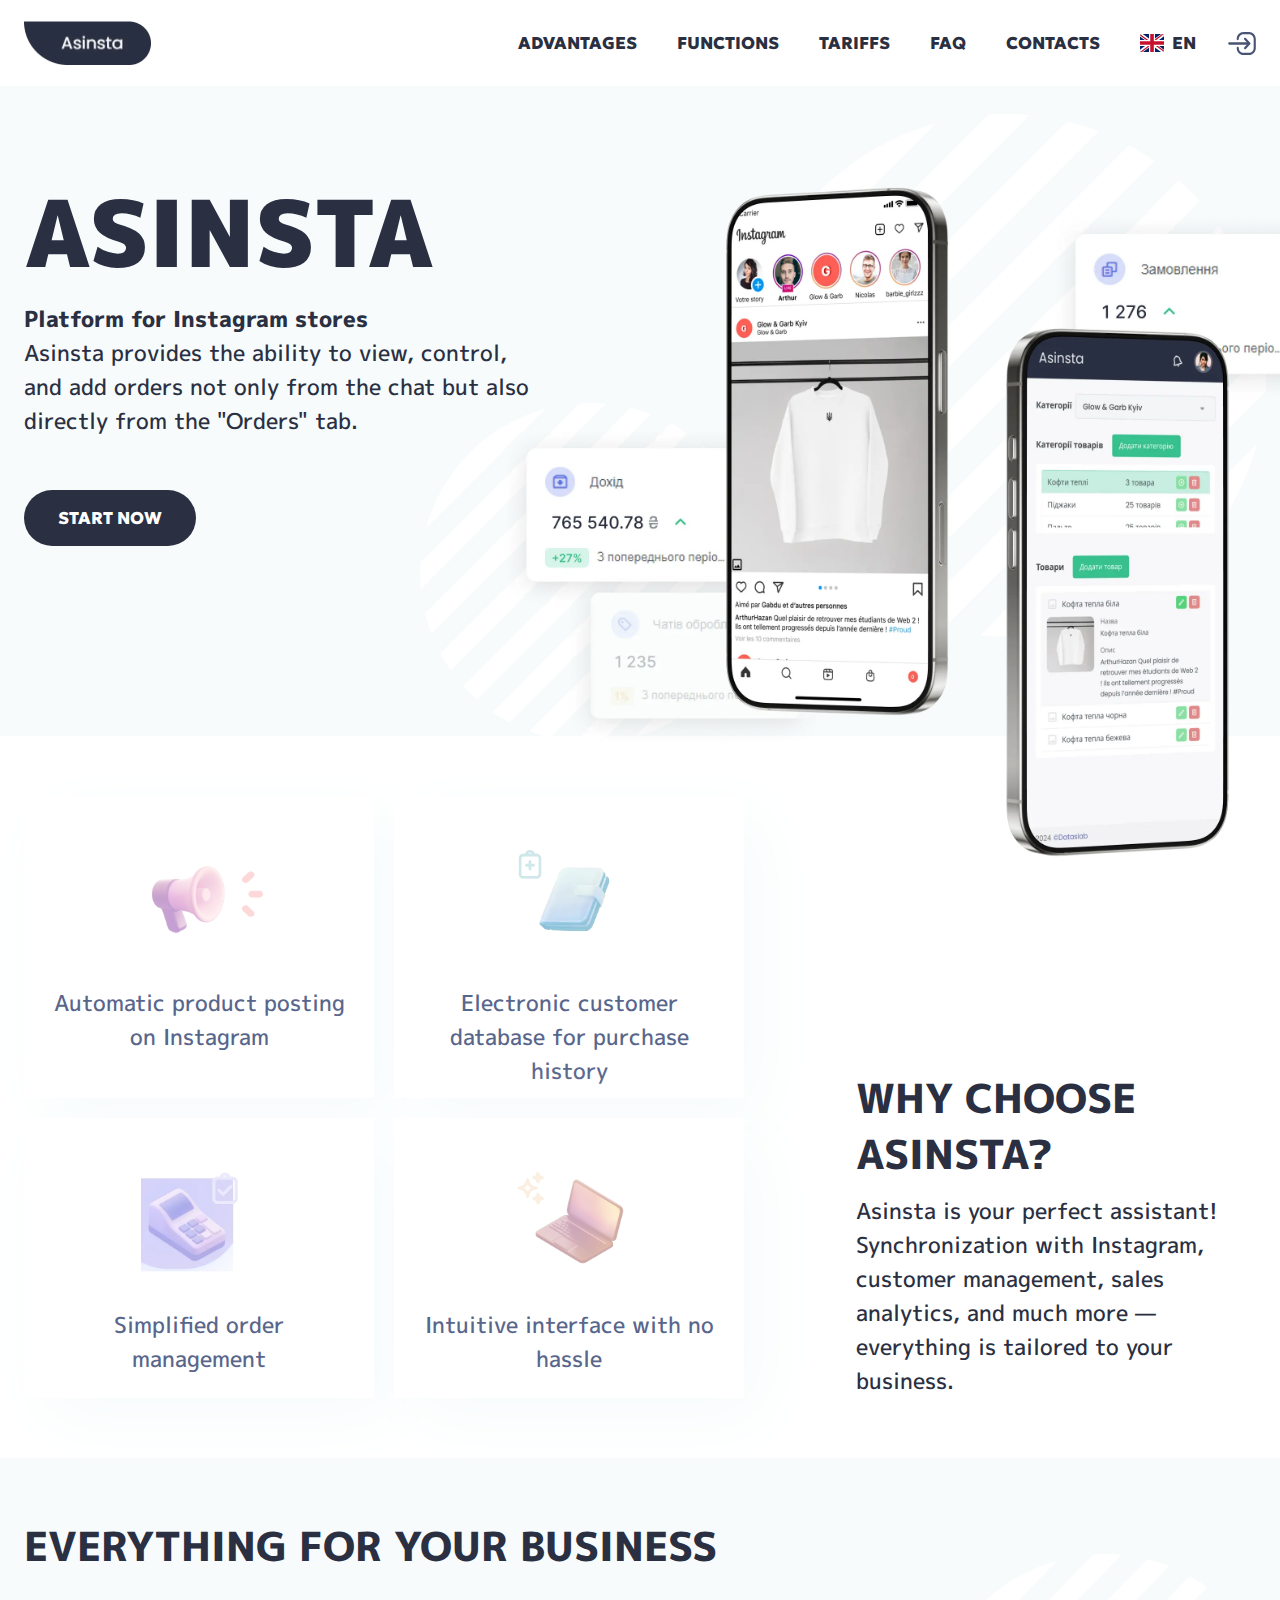
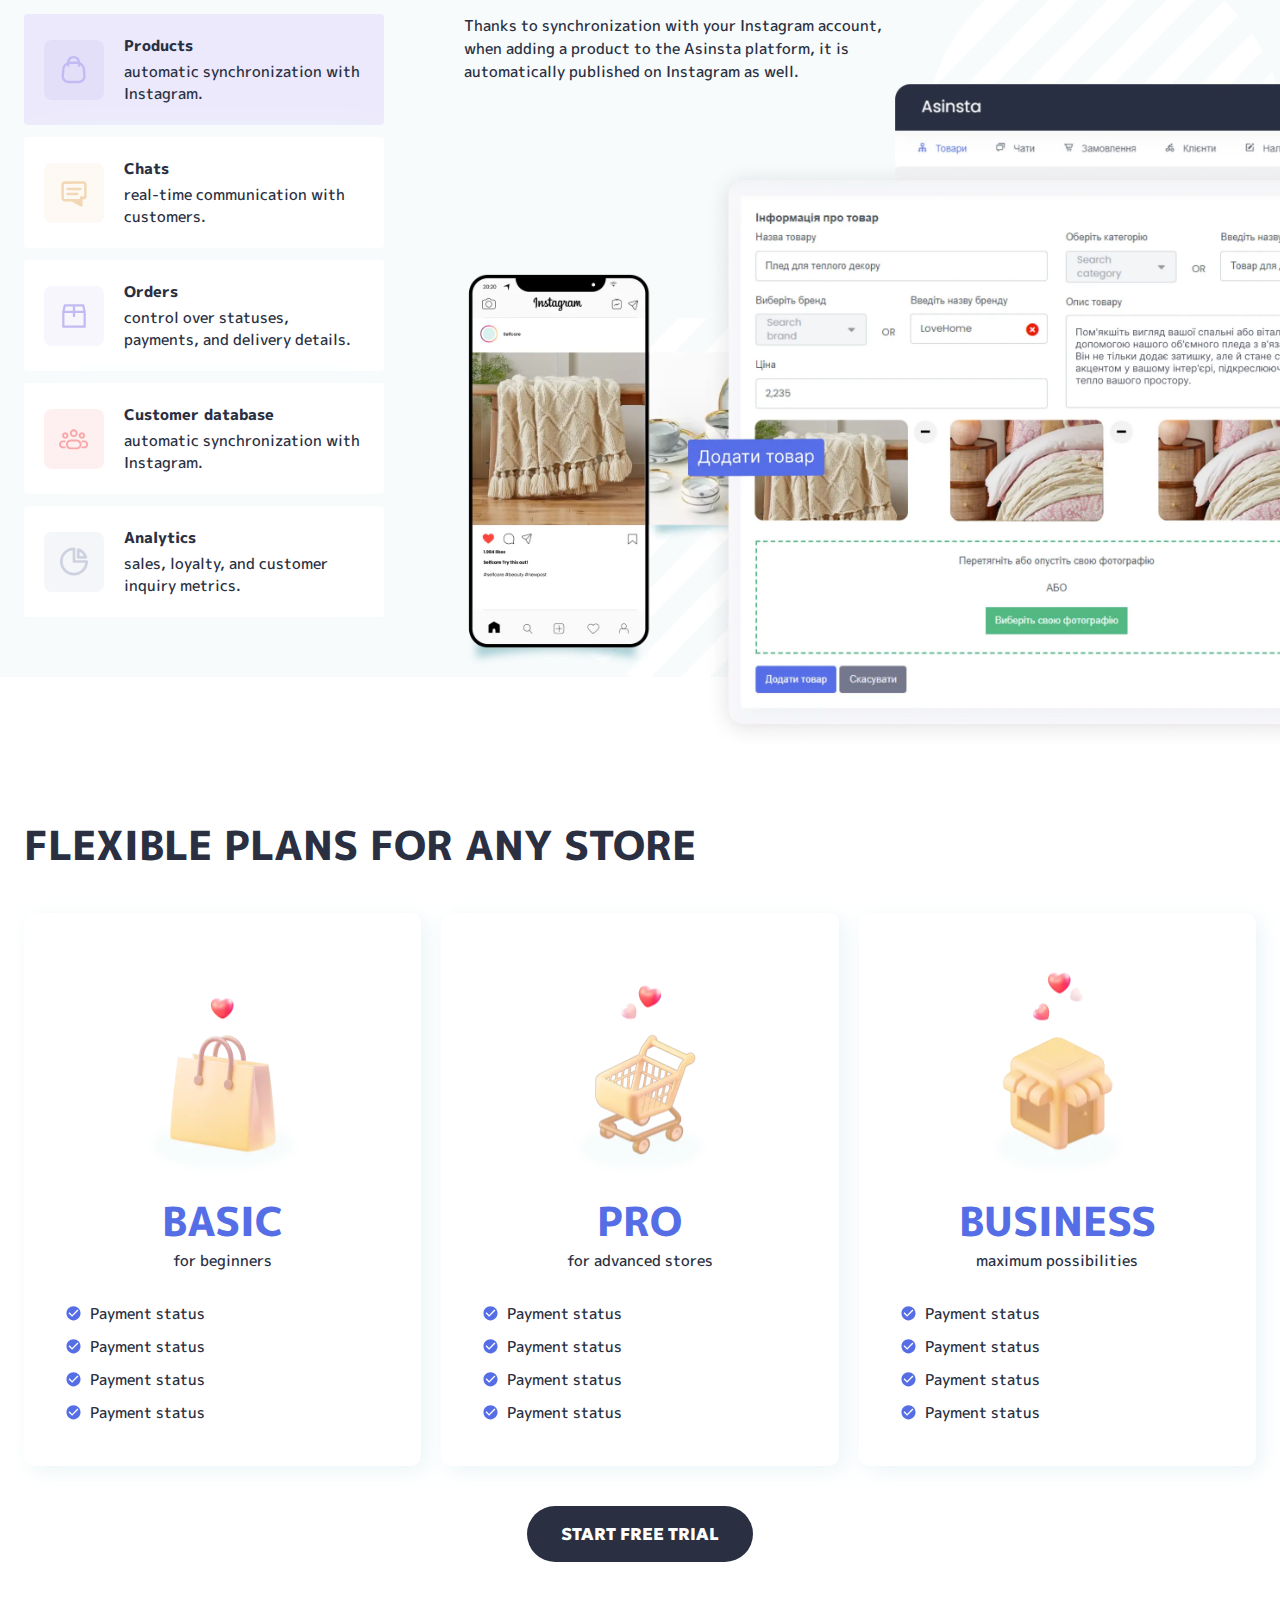
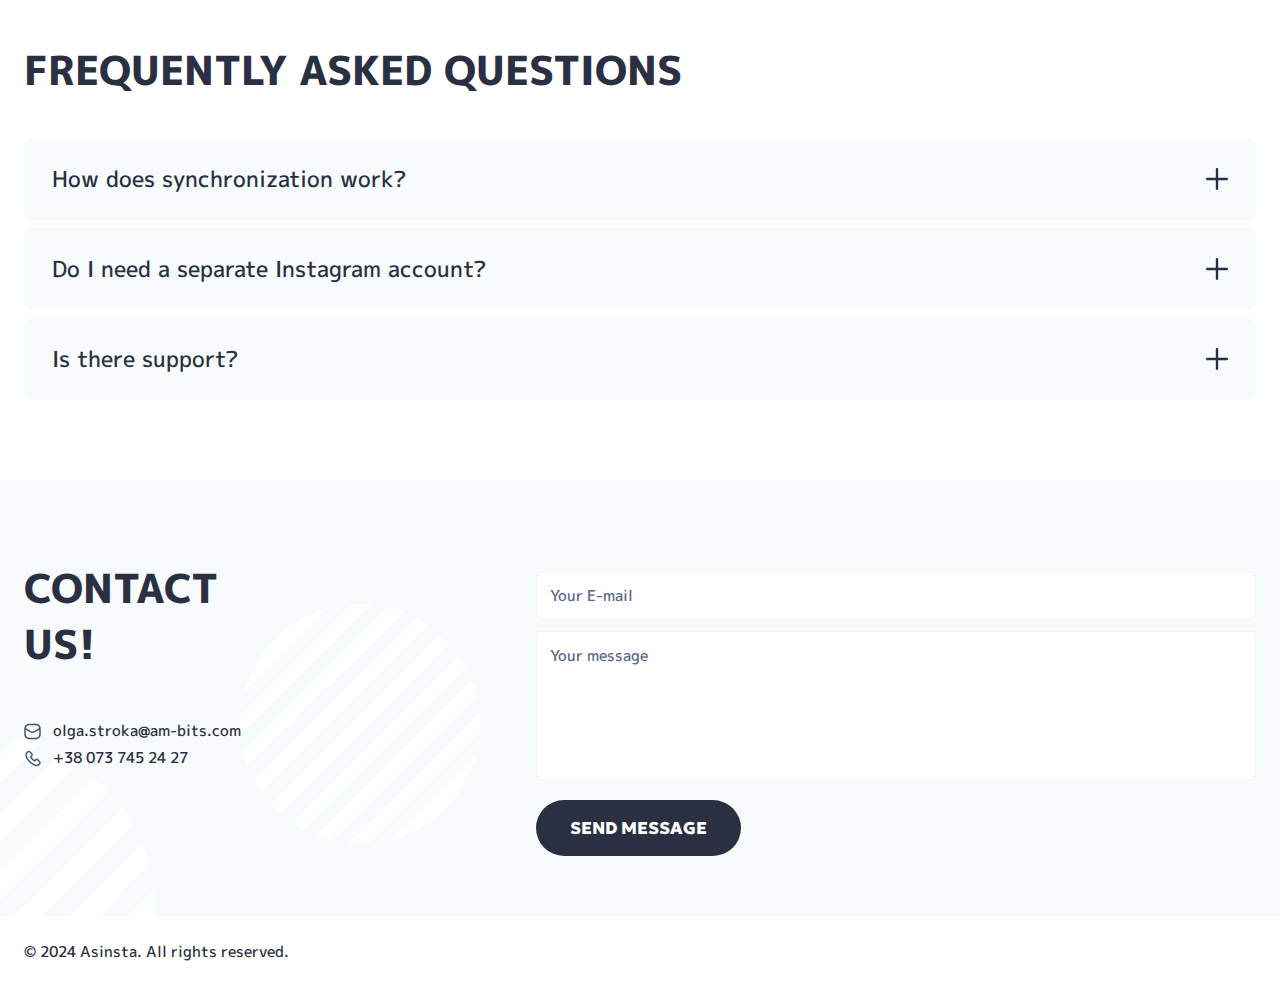
<file: index_en.html>
<!DOCTYPE html>
<html lang="en">
	<head>
		<meta http-equiv="Content-Type" content="text/html; charset=utf-8">

		<!-- Adapting the page for mobile devices -->
		<meta name="viewport" content="width=device-width, initial-scale=1, maximum-scale=1">

		<!-- Prohibition of phone number recognition -->
		<meta name="format-detection" content="telephone=no">
		<meta name="SKYPE_TOOLBAR" content ="SKYPE_TOOLBAR_PARSER_COMPATIBLE">

		<!-- Page title -->
		<title>Asinsta - Platform for Instagram shops</title>

		<!-- Changing the color of the mobile browser panel -->
		<meta name="msapplication-TileColor" content="#2A3042">
		<meta name="theme-color" content="#2A3042">

		<!-- Site icon, size 32x32, transparency supported. Recommended format: .ico or .png -->
		<link rel="shortcut icon" href="favicon.ico">

		<!-- Connecting fonts from Google -->
		<link rel="preconnect" href="https://fonts.googleapis.com">
		<link rel="preconnect" href="https://fonts.gstatic.com" crossorigin>
		<link href="https://fonts.googleapis.com/css2?family=Geologica:wght@100..900&display=swap" rel="stylesheet">

		<!-- Connecting style files -->
		<link rel="stylesheet" href="css/styles.css" async>

		<link rel="stylesheet" href="css/response_1439.css" media="print, (max-width: 1439px)" async>
		<link rel="stylesheet" href="css/response_1279.css" media="print, (max-width: 1279px)" async>
		<link rel="stylesheet" href="css/response_1023.css" media="print, (max-width: 1023px)" async>
		<link rel="stylesheet" href="css/response_767.css" media="print, (max-width: 767px)" async>
		<link rel="stylesheet" href="css/response_479.css" media="(max-width: 479px)" async>
	</head>

	<body>
		<div class="wrap">
			<div class="main">
				<header>
					<div class="cont row">
						<div class="logo">
							<picture>
								<source srcset="images/logo.webp" type="image/webp">
								<img src="images/logo.png" alt="" loading="lazy">
							</picture>
						</div>

						<nav class="menu row">
							<div>
								<button class="btn scroll_btn" data-anchor="first_section">Advantages</button>
							</div>

							<div>
								<button class="btn scroll_btn" data-anchor="all_for_business">Functions</button>
							</div>

							<div>
								<button class="btn scroll_btn" data-anchor="tariffs">Tariffs</button>
							</div>

							<!-- <div>
								<button class="btn scroll_btn" data-anchor="">Reviews</button>
							</div> -->

							<div>
								<button class="btn scroll_btn" data-anchor="FAQ">FAQ</button>
							</div>

							<div>
								<button class="btn scroll_btn" data-anchor="contacts">Contacts</button>
							</div>
						</nav>

						<div class="langs modal_cont">
							<button class="btn mini_modal_btn" data-modal-id="#langs_modal">
								<picture>
									<img src="images/flag_en.svg" alt="" loading="lazy">
								</picture>

								<span>EN</span>
							</button>

							<div class="mini_modal" id="langs_modal">
								<div><a href="index.html" class="btn">
									<picture>
										<img src="images/flag_ua.svg" alt="" loading="lazy">
									</picture>

									<span>UA</span>
								</a></div>

								<div><a href="index_de.html" class="btn">
									<picture>
										<img src="images/flag_de.svg" alt="" loading="lazy">
									</picture>

									<span>DE</span>
								</a></div>
							</div>
						</div>

						<div class="account">
							<a href="https://asinsta.com/login" target="_blank" rel="noopener nofollow" class="btn">
								<svg class="icon"><use xlink:href="images/sprite.svg#ic_logout"></use></svg>
							</a>
						</div>
					</div>
				</header>


				<section class="first_section" id="first_section">
					<div class="cont">
						<div class="data">
							<div class="title">Asinsta</div>

							<div class="desc">
								<p><b>Platform for Instagram stores</b></p>

								<p>Asinsta provides the ability to view, control, and add orders not only from the chat but also directly from the "Orders" tab.</p>
							</div>

							<a href="https://asinsta.com/login" target="_blank" rel="noopener nofollow" class="btn">start now</a>
						</div>
					</div>

					<picture>
						<source srcset="images/first_section_img.webp" type="image/webp">
						<img src="images/first_section_img.png" alt="" loading="lazy">
					</picture>
				</section>


				<section class="why">
					<div class="cont row">
						<div class="grid">
							<div class="item">
								<picture class="icon">
									<source srcset="images/why_icon1.webp" type="image/webp">
									<img src="images/why_icon1.png" alt="" loading="lazy">
								</picture>

								<div>Automatic product posting on Instagram</div>
							</div>

							<div class="item">
								<picture class="icon">
									<source srcset="images/why_icon2.webp" type="image/webp">
									<img src="images/why_icon2.png" alt="" loading="lazy">
								</picture>

								<div>Electronic customer database for purchase history</div>
							</div>

							<div class="item">
								<picture class="icon">
									<source srcset="images/why_icon3.webp" type="image/webp">
									<img src="images/why_icon3.png" alt="" loading="lazy">
								</picture>

								<div>Simplified order management</div>
							</div>

							<div class="item">
								<picture class="icon">
									<source srcset="images/why_icon4.webp" type="image/webp">
									<img src="images/why_icon4.png" alt="" loading="lazy">
								</picture>

								<div>Intuitive interface with no hassle</div>
							</div>
						</div>

						<div class="block_head">
							<div class="title">Why choose Asinsta?</div>

							<div class="desc">Asinsta is your perfect assistant!<br> Synchronization with Instagram, customer management, sales analytics, and much more — everything is tailored to your business.</div>
						</div>
					</div>
				</section>


				<section class="all_for_business tabs_container" id="all_for_business">
					<div class="cont">
						<div class="block_head">
							<div class="title">Everything for your business</div>
						</div>

						<div class="row">
							<div class="tabs">
								<button data-content="#tab1" data-level="level1" class="btn active">
									<div class="icon">
										<svg><use xlink:href="images/sprite.svg#ic_all_for_business1"></use></svg>
									</div>

									<div>
										<div class="name">Products</div>

										<div class="desc">automatic synchronization with Instagram.</div>
									</div>
								</button>

								<button data-content="#tab2" data-level="level1" class="btn">
									<div class="icon">
										<svg><use xlink:href="images/sprite.svg#ic_all_for_business2"></use></svg>
									</div>

									<div>
										<div class="name">Chats</div>

										<div class="desc">real-time communication with customers.</div>
									</div>
								</button>

								<button data-content="#tab3" data-level="level1" class="btn">
									<div class="icon">
										<svg><use xlink:href="images/sprite.svg#ic_all_for_business3"></use></svg>
									</div>

									<div>
										<div class="name">Orders</div>

										<div class="desc">control over statuses, payments, and delivery details.</div>
									</div>
								</button>

								<button data-content="#tab4" data-level="level1" class="btn">
									<div class="icon">
										<svg><use xlink:href="images/sprite.svg#ic_all_for_business4"></use></svg>
									</div>

									<div>
										<div class="name">Customer database</div>

										<div class="desc">automatic synchronization with Instagram.</div>
									</div>
								</button>

								<button data-content="#tab5" data-level="level1" class="btn">
									<div class="icon">
										<svg><use xlink:href="images/sprite.svg#ic_all_for_business5"></use></svg>
									</div>

									<div>
										<div class="name">Analytics</div>

										<div class="desc">sales, loyalty, and customer inquiry metrics.</div>
									</div>
								</button>
							</div>

							<div class="tab_content level1 active" id="tab1">
								<div class="text">
									<p>Thanks to synchronization with your Instagram account, when adding a product to the Asinsta platform, it is automatically published on Instagram as well.</p>
								</div>

								<picture class="img img1">
									<source srcset="images/all_for_business_img1.webp" type="image/webp">
									<img src="images/all_for_business_img1.png" alt="" loading="lazy">
								</picture>
							</div>

							<div class="tab_content level1" id="tab2">
								<div class="text">
									<p>Each store manager has separate access, allowing efficient distribution of customers and orders.</p>

									<p><b>Ability to receive real-time messages from buyers.</b></p>

									<p><b>Order creation window directly from the chat.</b></p>
								</div>

								<picture class="img img2">
									<source srcset="images/all_for_business_img2.webp" type="image/webp">
									<img src="images/all_for_business_img2.png" alt="" loading="lazy">
								</picture>
							</div>

							<div class="tab_content level1" id="tab3">
								<div class="text">
									<p>Asinsta provides the ability to view, control, and add orders not only from the chat but also directly from the "Orders" tab.</p>

									<div class="cols">
										<div class="col">
											<div>
												<svg class="icon"><use xlink:href="images/sprite.svg#ic_list"></use></svg>
												<span><b>Payment status</b></span>
											</div>

											<div>
												<svg class="icon"><use xlink:href="images/sprite.svg#ic_list"></use></svg>
												<span><b>Payment method</b></span>
											</div>

											<div>
												<svg class="icon"><use xlink:href="images/sprite.svg#ic_list"></use></svg>
												<span><b>Recipient address</b></span>
											</div>
										</div>

										<div class="col">
											<div>
												<svg class="icon"><use xlink:href="images/sprite.svg#ic_list"></use></svg>
												<span><b>Date</b></span>
											</div>

											<div>
												<svg class="icon"><use xlink:href="images/sprite.svg#ic_list"></use></svg>
												<span><b>Manager</b></span>
											</div>

											<div>
												<svg class="icon"><use xlink:href="images/sprite.svg#ic_list"></use></svg>
												<span><b>Amount</b></span>
											</div>
										</div>
									</div>
								</div>

								<picture class="img img3">
									<source srcset="images/all_for_business_img3.webp" type="image/webp">
									<img src="images/all_for_business_img3.png" alt="" loading="lazy">
								</picture>
							</div>

							<div class="tab_content level1" id="tab4">
								<div class="text">
									<p>The customer management program provides a detailed history of ordered services/products for each buyer.</p>

									<div class="cols">
										<div class="col">
											<div>
												<svg class="icon"><use xlink:href="images/sprite.svg#ic_list"></use></svg>
												<span><b>Quick search</b></span>
											</div>

											<div>
												<svg class="icon"><use xlink:href="images/sprite.svg#ic_list"></use></svg>
												<span><b>Reliable information storage</b></span>
											</div>
										</div>
									</div>
								</div>

								<picture class="img img4">
									<source srcset="images/all_for_business_img4.webp" type="image/webp">
									<img src="images/all_for_business_img4.png" alt="" loading="lazy">
								</picture>
							</div>

							<div class="tab_content level1" id="tab5">
								<div class="text">
									<p>The platform's financial module takes into account:</p>

									<div class="cols">
										<div class="col">
											<div>
												<svg class="icon"><use xlink:href="images/sprite.svg#ic_list"></use></svg>
												<span><b>Sales</b></span>
											</div>

											<div>
												<svg class="icon"><use xlink:href="images/sprite.svg#ic_list"></use></svg>
												<span><b>Number of customer inquiries over different periods</b></span>
											</div>

											<div>
												<svg class="icon"><use xlink:href="images/sprite.svg#ic_list"></use></svg>
												<span><b>Audience loyalty (arrival of new customers, loss of regulars)</b></span>
											</div>
										</div>
									</div>
								</div>

								<picture class="img img5">
									<source srcset="images/all_for_business_img5.webp" type="image/webp">
									<img src="images/all_for_business_img5.png" alt="" loading="lazy">
								</picture>
							</div>
						</div>
					</div>
				</section>


				<section class="tariffs" id="tariffs">
					<div class="cont">
						<div class="block_head">
							<div class="title">Flexible plans for any store</div>
						</div>

						<div class="row">
							<div class="tariff">
								<picture class="thumb">
									<source srcset="images/tariff_thumb1.webp" type="image/webp">
									<img src="images/tariff_thumb1.png" alt="" loading="lazy">
								</picture>

								<div class="name">Basic</div>

								<div class="exp">for beginners</div>

								<ul>
									<li>
										<svg class="icon"><use xlink:href="images/sprite.svg#ic_list"></use></svg>
										<span>Payment status</span>
									</li>

									<li>
										<svg class="icon"><use xlink:href="images/sprite.svg#ic_list"></use></svg>
										<span>Payment status</span>
									</li>

									<li>
										<svg class="icon"><use xlink:href="images/sprite.svg#ic_list"></use></svg>
										<span>Payment status</span>
									</li>

									<li>
										<svg class="icon"><use xlink:href="images/sprite.svg#ic_list"></use></svg>
										<span>Payment status</span>
									</li>
								</ul>
							</div>

							<div class="tariff">
								<picture class="thumb">
									<source srcset="images/tariff_thumb2.webp" type="image/webp">
									<img src="images/tariff_thumb2.png" alt="" loading="lazy">
								</picture>

								<div class="name">PRO</div>

								<div class="exp">for advanced stores</div>

								<ul>
									<li>
										<svg class="icon"><use xlink:href="images/sprite.svg#ic_list"></use></svg>
										<span>Payment status</span>
									</li>

									<li>
										<svg class="icon"><use xlink:href="images/sprite.svg#ic_list"></use></svg>
										<span>Payment status</span>
									</li>

									<li>
										<svg class="icon"><use xlink:href="images/sprite.svg#ic_list"></use></svg>
										<span>Payment status</span>
									</li>

									<li>
										<svg class="icon"><use xlink:href="images/sprite.svg#ic_list"></use></svg>
										<span>Payment status</span>
									</li>
								</ul>
							</div>

							<div class="tariff">
								<picture class="thumb">
									<source srcset="images/tariff_thumb3.webp" type="image/webp">
									<img src="images/tariff_thumb3.png" alt="" loading="lazy">
								</picture>

								<div class="name">Business</div>

								<div class="exp">maximum possibilities</div>

								<ul>
									<li>
										<svg class="icon"><use xlink:href="images/sprite.svg#ic_list"></use></svg>
										<span>Payment status</span>
									</li>

									<li>
										<svg class="icon"><use xlink:href="images/sprite.svg#ic_list"></use></svg>
										<span>Payment status</span>
									</li>

									<li>
										<svg class="icon"><use xlink:href="images/sprite.svg#ic_list"></use></svg>
										<span>Payment status</span>
									</li>

									<li>
										<svg class="icon"><use xlink:href="images/sprite.svg#ic_list"></use></svg>
										<span>Payment status</span>
									</li>
								</ul>
							</div>
						</div>

						<div class="link">
							<a href="https://asinsta.com/login" target="_blank" rel="noopener nofollow" class="btn">start free trial</a>
						</div>
					</div>
				</section>


				<section class="FAQ" id="FAQ">
					<div class="cont">
						<div class="block_head">
							<div class="title">Frequently Asked Questions</div>
						</div>

						<div class="accordion">
							<div class="accordion_item">
								<div class="head">
									<div class="title">How does synchronization work?</div>

									<svg class="icon"><use xlink:href="images/sprite.svg#ic_plus"></use></svg>
								</div>

								<div class="data">
									<div class="text_block">
										<p>Lorem Ipsum is pseudo-Latin text used in web design, typography, layout, and printing instead of English to emphasize design elements over content. It is also known as filler (or placeholder) text. It is a convenient tool for layouts. It helps outline visual elements in a document or presentation, such as typography, fonts, or layout.</p>

										<ul>
											<li>Lorem Ipsum is primarily part of Latin text from the classical author and philosopher Cicero.</li>

											<li>These words and letters have been altered by adding or removing them.</li>

											<li>This intentionally makes its content meaningless, it is no longer real, correct, or comprehensible Latin.</li>
										</ul>

										<p>Lorem Ipsum is primarily part of Latin text from the classical author and philosopher Cicero.</p>

										<ol>
											<li>Lorem Ipsum is primarily part of Latin text from the classical author and philosopher Cicero.</li>

											<li>These words and letters have been altered by adding or removing them.</li>

											<li>This intentionally makes its content meaningless, it is no longer real, correct, or comprehensible Latin.</li>
										</ol>
									</div>
								</div>
							</div>

							<div class="accordion_item">
								<div class="head">
									<div class="title">Do I need a separate Instagram account?</div>

									<svg class="icon"><use xlink:href="images/sprite.svg#ic_plus"></use></svg>
								</div>

								<div class="data">
									<div class="text_block">
										<p>Lorem Ipsum is pseudo-Latin text used in web design, typography, layout, and printing instead of English to emphasize design elements over content. It is also known as filler (or placeholder) text. It is a convenient tool for layouts. It helps outline visual elements in a document or presentation, such as typography, fonts, or layout.</p>

										<ul>
											<li>Lorem Ipsum is primarily part of Latin text from the classical author and philosopher Cicero.</li>

											<li>These words and letters have been altered by adding or removing them.</li>

											<li>This intentionally makes its content meaningless, it is no longer real, correct, or comprehensible Latin.</li>
										</ul>

										<p>Lorem Ipsum is primarily part of Latin text from the classical author and philosopher Cicero.</p>

										<ol>
											<li>Lorem Ipsum is primarily part of Latin text from the classical author and philosopher Cicero.</li>

											<li>These words and letters have been altered by adding or removing them.</li>

											<li>This intentionally makes its content meaningless, it is no longer real, correct, or comprehensible Latin.</li>
										</ol>
									</div>
								</div>
							</div>

							<div class="accordion_item">
								<div class="head">
									<div class="title">Is there support?</div>

									<svg class="icon"><use xlink:href="images/sprite.svg#ic_plus"></use></svg>
								</div>

								<div class="data">
									<div class="text_block">
										<p>Lorem Ipsum is pseudo-Latin text used in web design, typography, layout, and printing instead of English to emphasize design elements over content. It is also known as filler (or placeholder) text. It is a convenient tool for layouts. It helps outline visual elements in a document or presentation, such as typography, fonts, or layout.</p>

										<ul>
											<li>Lorem Ipsum is primarily part of Latin text from the classical author and philosopher Cicero.</li>

											<li>These words and letters have been altered by adding or removing them.</li>

											<li>This intentionally makes its content meaningless, it is no longer real, correct, or comprehensible Latin.</li>
										</ul>

										<p>Lorem Ipsum is primarily part of Latin text from the classical author and philosopher Cicero.</p>

										<ol>
											<li>Lorem Ipsum is primarily part of Latin text from the classical author and philosopher Cicero.</li>

											<li>These words and letters have been altered by adding or removing them.</li>

											<li>This intentionally makes its content meaningless, it is no longer real, correct, or comprehensible Latin.</li>
										</ol>
									</div>
								</div>
							</div>
						</div>
					</div>
				</section>
			</div>


			<footer id="contacts">
				<div class="data">
					<div class="cont row">
						<div class="contacts">
							<div class="title">Contact<br> us!</div>

							<div class="email">
								<svg class="icon"><use xlink:href="images/sprite.svg#ic_email"></use></svg>

								<div>
									<div><a href="mailto:olga.stroka@am-bits.com">olga.stroka@am-bits.com</a></div>
								</div>
							</div>

							<div class="phone">
								<svg class="icon"><use xlink:href="images/sprite.svg#ic_phone"></use></svg>

								<div>
									<div><a href="tel:+38 073 745 24 27">+38 073 745 24 27</a></div>
								</div>
							</div>
						</div>

						<form action="" class="feedback form">
							<div class="line">
								<div class="field">
									<input type="text" name="" value="" class="input" placeholder="Your E-mail">
								</div>
							</div>

							<div class="line">
								<div class="field">
									<textarea name="" placeholder="Your message"></textarea>
								</div>
							</div>

							<div class="submit">
								<button type="submit" class="submit_btn">send message</button>
							</div>

							<div class="success">Your message has been successfully sent,<br> we will definitely get in touch with you.</div>
						</form>
					</div>

					<picture class="bg">
						<source srcset="images/bg_footer.webp" type="image/webp">
						<img src="images/bg_footer.png" alt="" loading="lazy">
					</picture>
				</div>

				<div class="bottom">
					<div class="cont">
						<div class="copyright">&copy; 2024 Asinsta. All rights reserved.</div>
					</div>
				</div>
			</footer>
		</div>


		<!-- Connecting javascript files -->
		<script src="js/jquery-3.6.3.min.js"></script>
		<script src="js/functions.js"></script>
		<script src="js/scripts.js"></script>
	</body>
</html>
</file>
<file: css/styles.css>
/*-----------
    Fonts
-----------*/
@font-face
{
    font-family: 'M PLUS 1p';
    font-weight: 500;
    font-style: normal;

    font-display: swap;
    src: url('../fonts/Mplus1p-Medium.woff2') format('woff2'),
    url('../fonts/Mplus1p-Medium.woff') format('woff'),
    url('../fonts/Mplus1p-Medium.woff2') format('truetype');
}

@font-face
{
    font-family: 'M PLUS 1p';
    font-weight: 800;
    font-style: normal;

    font-display: swap;
    src: url('../fonts/Mplus1p-ExtraBold.woff2') format('woff2'),
    url('../fonts/Mplus1p-ExtraBold.woff') format('woff'),
    url('../fonts/Mplus1p-ExtraBold.ttf') format('truetype');
}

@font-face
{
    font-family: 'M PLUS 1p';
    font-weight: 900;
    font-style: normal;

    font-display: swap;
    src: url('../fonts/Mplus1p-Black.woff2') format('woff2'),
    url('../fonts/Mplus1p-Black.woff') format('woff'),
    url('../fonts/Mplus1p-Black.ttf') format('truetype');
}



/*------------------
    Reset styles
------------------*/
*
{
    box-sizing: border-box;
    margin: 0;
    padding: 0;

    scroll-margin-top: 126px;
}

*:before,
*:after
{
    box-sizing: border-box;
}

html
{
    scroll-behavior: smooth;
    -webkit-font-smoothing: antialiased;
    -moz-osx-font-smoothing: grayscale;
        -ms-text-size-adjust: 100%;
    -webkit-text-size-adjust: 100%;
}

body
{
    margin: 0;

    overscroll-behavior: none;
    -webkit-tap-highlight-color: transparent;
    -webkit-overflow-scrolling: touch;
    text-rendering: optimizeLegibility;
    text-decoration-skip: objects;
}

img
{
    border-style: none;
}

textarea
{
    overflow: auto;
}

input,
textarea,
input:active,
textarea:active,
button
{
    margin: 0;

    -webkit-border-radius: 0;
            border-radius: 0;
         outline: none transparent !important;
    box-shadow: none;

    -webkit-appearance: none;
            appearance: none;
    -moz-outline: none !important;
}

input::-webkit-outer-spin-button,
input::-webkit-inner-spin-button
{
    margin: 0;

    -webkit-appearance: none;
}

input[type=number]
{
    -moz-appearance: textfield;
}

:focus
{
    outline: 0;
}

:hover,
:active
{
    -webkit-tap-highlight-color: rgba(0, 0, 0, 0);
    -webkit-touch-callout: none;
}


::-ms-clear
{
    display: none;
}



/*-------------------
    Global styles
-------------------*/
:root
{
    --bg: #fff;
    --scroll_width: 17px;
    --text_color: #2a3042;
    --font_size: 15px;
    --font_size_title: 40px;
    --font_family: 'M PLUS 1p', 'Arial', sans-serif;
    --font_family2: 'Geologica', 'Arial', sans-serif;
}


::selection
{
    color: #fff;
    background: #2a3042;
}

::-moz-selection
{
    color: #fff;
    background: #2a3042;
}



html
{
    height: 100%;
    min-height: -moz-available;
    min-height: -webkit-fill-available;
    min-height:         fill-available;
}


html.custom_scroll ::-webkit-scrollbar
{
    width: 10px;
    height: 10px;

    background-color: var(--bg);
}


html.custom_scroll ::-webkit-scrollbar-thumb
{
    background-color: #2a3042;
}


body
{
    font-family: var(--font_family);
    font-size: var(--font_size);
    font-weight: 400;
    line-height: normal;

    height: 100%;
    min-height: -moz-available;
    min-height: -webkit-fill-available;
    min-height:         fill-available;

    color: var(--text_color);
}


button
{
    font-family: inherit;
    font-size: inherit;
    font-weight: inherit;
    line-height: inherit;

    display: inline-block;

    cursor: pointer;
    vertical-align: top;

    color: inherit;
    border: none;
    background: none;
}


.wrap
{
    position: relative;
    z-index: 9;

    display: flex;
    overflow: clip;
    flex-direction: column;

    min-height: 100%;

    background: var(--bg);
}


.wrap > .main
{
    position: relative;

    display: flex;
    flex: 1 0 auto;
    flex-direction: column;
}


.cont
{
    width: 100%;
    max-width: 1348px;
    margin: 0 auto;
    padding: 0 24px;
}


.row
{
    display: flex;
    align-content: flex-start;
    align-items: flex-start;
    flex-wrap: wrap;
    justify-content: flex-start;
}



/*----------------
    Mini modal
----------------*/
.modal_cont
{
    position: relative;
}


.mini_modal
{
    position: absolute;
    z-index: 100;
    top: 100%;
    left: 0;

    visibility: hidden;

    transition: .2s linear;
    pointer-events: none;

    opacity: 0;
}


.mini_modal.active
{
    visibility: visible;

    pointer-events: auto;

    opacity: 1;
}



/*---------------
    Accordion
---------------*/
.accordion
{
    display: flex;
    flex-direction: column;

    gap: 8px;
}


.accordion_item .head
{
    display: flex;
    align-content: center;
    align-items: center;
    flex-wrap: wrap;
    justify-content: space-between;

    padding: 28px 40px 28px 32px;

    cursor: pointer;
    transition: background .2s linear;

    border-radius: 8px;
    background: #f7fbfc;
}


.accordion_item .head .title
{
    font-size: 25px;
    font-weight: 500;
    line-height: calc(100% + 13px);

    width: calc(100% - 54px);
}


.accordion_item .head .icon
{
    display: block;

    width: 22px;
    height: 22px;
    margin-left: auto;

    transition: transform .2s linear;
}


.accordion_item .data
{
    display: none;

    padding: 24px 40px 28px 32px;
}


.accordion_item .text_block
{
    width: 970px;
    max-width: 100%;
}


.accordion_item .head:hover,
.accordion_item.active .head
{
    background: #ebe9fb;
}


.accordion_item.active .head .icon
{
    transform: rotate(45deg);
}



/*------------
    Header
------------*/
header
{
    position: sticky;
    z-index: 50;
    top: 0;
    left: 0;

    width: 100%;
    padding: 18px 0;

    background: var(--bg);
}



header .cont
{
    align-content: center;
    align-items: center;
    justify-content: space-between;
}



header .logo
{
    display: block;

    margin-right: auto;

    text-decoration: none;

    color: currentColor;
}


header .logo picture
{
    display: block;
}


header .logo img
{
    display: block;

    width: 127px;
    height: 44px;
}



header .menu
{
    margin-left: auto;

    gap: 32px;
}


header .menu .btn
{
    font-family: var(--font_family2);
    font-size: 20px;
    font-weight: 800;

    padding: 20px 8px;

    transition: color .2s linear;
    text-transform: uppercase;
}


header .menu .btn:hover,
header .menu .btn.active
{
    color: #556ee6;
}



header .langs
{
    margin-left: 32px;
}


header .langs .btn
{
    font-family: var(--font_family2);
    font-size: 20px;
    font-weight: 800;

    position: relative;
    z-index: 10;

    display: flex;
    align-content: center;
    align-items: center;
    flex-wrap: nowrap;
    justify-content: flex-start;

    white-space: nowrap;
    text-decoration: none;
    text-transform: uppercase;

    color: currentColor;

    gap: 8px;
}


header .langs .btn picture
{
    display: block;

    width: 28px;
    height: 21px;

    border-radius: 3px;
}


header .langs .btn img
{
    display: block;

    width: 100%;
    height: 100%;

    border-radius: inherit;
}


header .langs .mini_modal
{
    z-index: 9;
    top: -8px;
    left: -8px;

    display: flex;
    flex-direction: column;

    width: auto;
    min-width: calc(100% + 16px);
    padding: 42px 8px 8px 8px;

    border-radius: 10px;
    background: #fff;
    box-shadow: 9px 8px 29px rgba(207, 231, 237, .40);

    gap: 8px;
}



header .account
{
    margin-left: 32px;
}


header .account .btn
{
    display: inline-block;

    vertical-align: top;
    text-decoration: none;

    color: #495473;
}


header .account .btn .icon
{
    display: block;

    width: 30px;
    height: 25px;
}



/*----------------
    Block head
----------------*/
.block_head
{
    margin-bottom: 40px;
}


.block_head .title
{
    font-size: var(--font_size_title);
    font-weight: 800;
    line-height: calc(100% + 16px);

    display: block;

    text-transform: uppercase;
}


.block_head .desc
{
    font-size: 25px;
    font-weight: 500;
    line-height: calc(100% + 13px);

    margin-top: 12px;
}



/*------------------
    Form elements
------------------*/
.form
{
    --form_border_color: rgba(234, 234, 234, .50);
    --form_focus_color: #9da6c0;
    --form_error_color: #f5777b;
    --form_border_radius: 4px;
    --form_bg_color: #fff;
    --form_placeholder_color: #59668c;
}


.form ::-webkit-input-placeholder
{
    color: var(--form_placeholder_color);
}

.form :-moz-placeholder
{
    color: var(--form_placeholder_color);
}

.form ::-moz-placeholder
{
    opacity: 1;
    color: var(--form_placeholder_color);
}

.form :-ms-input-placeholder
{
    color: var(--form_placeholder_color);
}


.form .line
{
    margin-bottom: 12px;
}


.form .field
{
    position: relative;
}


.form .input
{
    font-family: var(--font_family);
    font-size: var(--font_size);

    display: block;

    width: 100%;
    height: 47px;
    padding: 0 13px;

    transition: border-color .2s linear;

    color: var(--text_color);
    border: 1px solid var(--form_border_color);
    border-radius: var(--form_border_radius);
    background: var(--form_bg_color);
}

.form .input:-webkit-autofill
{
    -webkit-box-shadow: inset 0 0 0 50px var(--form_bg_color) !important;
}


.form textarea
{
    font-family: var(--font_family);
    font-size: var(--font_size);

    display: block;

    width: 100%;
    height: 149px;
    padding: 13px;

    resize: none;
    transition: border-color .2s linear;

    color: var(--text_color);
    border: 1px solid var(--form_border_color);
    border-radius: var(--form_border_radius);
    background: var(--form_bg_color);
}

.form textarea::-webkit-scrollbar
{
    width: 5px;
    height: 5px;
}


.form .input:focus,
.form textarea:focus
{
    border-color: var(--form_focus_color);
}


.form .error
{
    border-color: var(--form_error_color);
}


.form .submit
{
    padding-top: 6px;
}


.form .submit_btn
{
    font-family: var(--font_family2);
    font-size: 18px;
    font-weight: 800;

    padding: 16px 36px;

    transition: background .2s linear;
    text-transform: uppercase;

    color: #fff;
    border-radius: 100px;
    background: #2a3042;
}


.form .submit_btn:hover
{
    background: #3a425b;
}



/*----------------
    Typography
----------------*/
.text_block
{
    font-weight: 500;
    line-height: calc(100% + 8px);
}


.text_block > *
{
    margin-bottom: 16px;
}


.text_block > :last-child
{
    margin-bottom: 0 !important;
}

.text_block > :first-child
{
    margin-top: 0 !important;
}


.text_block img
{
    display: block;

    max-width: 100%;
}


.text_block ul li
{
    position: relative;

    display: block;
    overflow: hidden;

    padding-left: 16px;

    list-style-type: none;
}


.text_block ul li:before
{
    position: absolute;
    top: 10px;
    left: 2px;

    display: block;

    width: 3px;
    height: 3px;

    content: '';

    border-radius: 50%;
    background: currentColor;
}


.text_block ol
{
    counter-reset: li;
}


.text_block ol li
{
    position: relative;

    display: block;
    overflow: hidden;

    padding-left: 20px;

    list-style-type: none;
}


.text_block ol li:before
{
    position: absolute;
    top: 0;
    left: 0;

    content: counter(li) '.';
    counter-increment: li;
}


.text_block b,
.text_block strong
{
    font-weight: 800;
}



/*-------------------
    First section
-------------------*/
.first_section
{
    position: relative;

    min-height: 819px;
    padding: 128px 0;

    background: #f7fbfc;
}


.first_section .cont
{
    position: relative;
    z-index: 3;
}


.first_section .data
{
    width: 527px;
    max-width: 100%;
}


.first_section .title
{
    font-size: 100px;
    font-weight: 900;
    line-height: 100%;

    text-transform: uppercase;

    color: #2a3042;
}


.first_section .desc
{
    font-size: 25px;
    font-weight: 500;
    line-height: calc(100% + 13px);

    margin-top: 28px;
}


.first_section .desc b,
.first_section .desc strong
{
    font-weight: 800;
}


.first_section .btn
{
    font-family: var(--font_family2);
    font-size: 20px;
    font-weight: 800;

    display: inline-block;

    margin-top: 60px;
    padding: 20px 36px;

    transition: background .2s linear;
    vertical-align: top;
    text-decoration: none;
    text-transform: uppercase;

    color: #fff;
    border-radius: 100px;
    background: #2a3042;
}


.first_section .btn:hover
{
    background: #3a425b;
}



.first_section picture
{
    position: absolute;
    z-index: 1;
    top: 52px;
    right: 50%;

    display: block;

    width: 1184px;
    margin-right: -1010px;

    pointer-events: none;
}


.first_section picture img
{
    display: block;

    width: 100%;
}



/*---------
    Why
---------*/
.why
{
    padding: 55px 0 54px;
}


.why .cont
{
    align-content: flex-end;
    align-items: flex-end;
    justify-content: space-between;
}


.why .grid
{
    display: grid;

    width: 752px;
    max-width: 100%;

    grid-template-columns: repeat(2, 1fr);
    grid-gap: 20px;
}


.why .item
{
    font-size: 25px;
    font-weight: 500;
    line-height: calc(100% + 13px);

    display: flex;
    flex-direction: column;

    min-height: 326px;
    padding: 10px 20px;

    text-align: center;

    color: #59668c;
    background: #fff;
    box-shadow: 20px 20px 65px #f7fbfc;
}


.why .item .icon
{
    display: flex;
    align-content: center;
    align-items: center;
    flex-wrap: wrap;
    justify-content: center;

    width: 180px;
    max-width: 100%;
    height: 180px;
    margin: 0 auto;
    padding: 25.5px 6px 20.5px 6px;
}


.why .item .icon img
{
    display: block;

    max-width: 100%;
    max-height: 100%;
}


.why .block_head
{
    width: 440px;
    max-width: 100%;
    margin-bottom: 0;
}



/*----------------------
    All for business
----------------------*/
.all_for_business
{
    position: relative;

    margin-bottom: 165px;
    padding: 58px 0 102px;

    background: #f7fbfc;
}


.all_for_business .row
{
    align-content: stretch;
    align-items: stretch;
}


.all_for_business .tabs
{
    position: relative;
    z-index: 3;

    display: flex;
    flex-direction: column;

    width: 420px;
    max-width: 100%;
    margin-right: auto;

    gap: 12px;
}


.all_for_business .tabs .btn
{
    display: flex;
    align-content: center;
    align-items: center;
    flex-wrap: wrap;
    justify-content: space-between;

    width: 100%;
    padding: 20px;

    transition: background .2s linear;
    text-align: left;

    border-radius: 4px;
    background: #fff;
    box-shadow: 20px 20px 65px #f7fbfc;
}


.all_for_business .tabs .btn .icon
{
    display: flex;
    align-content: center;
    align-items: center;
    flex-wrap: wrap;
    justify-content: center;

    width: 60px;
    height: 60px;

    transition: color .2s linear;

    border-radius: 8px;
}


.all_for_business .tabs .btn:nth-child(1) .icon
{
    color: #cfe7ed;
    background: #f7fbfc;
}

.all_for_business .tabs .btn:nth-child(2) .icon
{
    color: #f2d7b4;
    background: linear-gradient(0deg, rgba(255, 255, 255, .60) 0%, rgba(255, 255, 255, .60)) 100%, #faefe1;
}

.all_for_business .tabs .btn:nth-child(3) .icon
{
    color: #c2bbf3;
    background: linear-gradient(0deg, rgba(255, 255, 255, .60) 0%, rgba(255, 255, 255, .60)) 100%, #ebe9fb;
}

.all_for_business .tabs .btn:nth-child(4) .icon
{
    color: #f8a8aa;
    background: linear-gradient(0deg, rgba(255, 255, 255, .60) 0%, rgba(255, 255, 255, .60)) 100%, #fcd8d9;
}

.all_for_business .tabs .btn:nth-child(5) .icon
{
    color: #ced2e0;
    background: linear-gradient(0deg, rgba(255, 255, 255, .60) 0%, rgba(255, 255, 255, .60)) 100%, #e6e9ef;
}


.all_for_business .tabs .btn .icon svg
{
    display: block;

    width: 32px;
    height: 32px;
}


.all_for_business .tabs .btn .icon + *
{
    width: calc(100% - 80px);
}


.all_for_business .tabs .btn .name
{
    font-weight: 800;
    line-height: calc(100% + 8px);
}


.all_for_business .tabs .btn .desc
{
    font-size: 18px;
    font-weight: 500;

    margin-top: 4px;
}


.all_for_business .tabs .btn:hover,
.all_for_business .tabs .btn.active
{
    background: #ebe9fb;
}


.all_for_business .tabs .btn:hover .icon,
.all_for_business .tabs .btn.active .icon
{
    color: #c2bbf3;
    background: rgba(194, 187, 243, .20);
}


.all_for_business .tab_content
{
    position: relative;

    visibility: hidden;
    overflow: hidden;

    width: 0;
    height: 0;

    pointer-events: none;

    opacity: 0;
}


.all_for_business .tab_content.active
{
    visibility: visible;
    overflow: visible;

    width: calc(100% - 550px);
    height: auto;

    transition: opacity .5s linear;
    pointer-events: auto;

    opacity: 1;
}


.all_for_business .text
{
    font-weight: 500;
    line-height: calc(100% + 8px);

    position: relative;
    z-index: 3;

    display: flex;
    flex-direction: column;

    width: 420px;
    max-width: 100%;

    gap: 16px;
}


.all_for_business .text .cols
{
    display: flex;
    align-content: flex-start;
    align-items: flex-start;
    flex-wrap: wrap;
    justify-content: flex-start;

    margin-top: 4px;
    margin-bottom: 4px;

    gap: 16px;
}


.all_for_business .text .col
{
    display: flex;
    flex-direction: column;

    gap: 8px;
}


.all_for_business .text .col > *
{
    position: relative;

    padding: 2px 0 2px 26px;
}


.all_for_business .text .col .icon
{
    position: absolute;
    top: 6px;
    left: 2px;

    display: block;

    width: 15px;
    height: 15px;

    color: #556ee6;
}


.all_for_business .text b,
.all_for_business .text strong
{
    font-weight: 800;
}


.all_for_business .img
{
    position: absolute;
    z-index: 1;
    top: 0;
    left: 0;

    display: block;

    pointer-events: none;
}


.all_for_business .img1
{
    top: -92px;
    left: -305px;

    width: 1206px;
}

.all_for_business .img2
{
    top: -210px;
    left: -32px;

    width: 1025px;
}

.all_for_business .img3
{
    top: -31px;
    left: -32px;

    width: 1632px;
}

.all_for_business .img4
{
    top: -114px;
    left: -94px;

    width: 1223.5px;
}

.all_for_business .img5
{
    top: -75px;
    left: -92px;

    width: 1576.5px;
}


.all_for_business .img img
{
    display: block;

    width: 100%;
}



/*-------------
    Tariffs
-------------*/
.tariffs
{
    margin-bottom: 67px;
}


.tariffs .row
{
    align-content: stretch;
    align-items: stretch;

    margin-bottom: -20px;
    margin-left: -20px;
}


.tariffs .row > *
{
    width: calc(33.333% - 20px);
    margin-bottom: 20px;
    margin-left: 20px;
}


.tariffs .tariff
{
    padding: 20px 40px 56px;

    border-radius: 10px;
    background: #fff;
    box-shadow: 9px 8px 29px rgba(207, 231, 237, .40);
}


.tariffs .tariff .thumb
{
    display: flex;
    align-content: flex-end;
    align-items: flex-end;
    flex-wrap: wrap;
    justify-content: center;

    height: 244px;
    margin-bottom: 16px;
}


.tariffs .tariff .thumb img
{
    display: block;

    width: 166px;
    max-width: 100%;
    max-height: 100%;
}


.tariffs .tariff .name
{
    font-size: var(--font_size_title);
    font-weight: 800;
    line-height: calc(100% + 16px);

    text-align: center;
    text-transform: uppercase;

    color: #556ee6;
}


.tariffs .tariff .exp
{
    font-weight: 500;
    line-height: calc(100% + 8px);

    text-align: center;
}


.tariffs .tariff ul
{
    display: flex;
    flex-direction: column;

    margin-top: 36px;

    gap: 12px;
}


.tariffs .tariff ul li
{
    font-weight: 500;
    line-height: calc(100% + 8px);

    position: relative;

    display: block;

    padding: 2px 0 2px 26px;

    list-style-type: none;
}


.tariffs .tariff ul li .icon
{
    position: absolute;
    top: 6px;
    left: 2px;

    display: block;

    width: 15px;
    height: 15px;

    color: #556ee6;
}


.tariffs .link
{
    margin-top: 28px;

    text-align: center;
}


.tariffs .btn
{
    font-family: var(--font_family2);
    font-size: 20px;
    font-weight: 800;

    display: inline-block;

    padding: 20px 36px;

    transition: background .2s linear;
    vertical-align: top;
    text-decoration: none;
    text-transform: uppercase;

    color: #fff;
    border-radius: 100px;
    background: #2a3042;
}


.tariffs .btn:hover
{
    background: #3a425b;
}



/*---------
    FAQ
---------*/
.FAQ
{
    margin-bottom: 96px;
}



/*------------
    Footer
------------*/
footer .data
{
    position: relative;

    overflow: hidden;

    padding: 91px 0 79px;

    background: #f7fbfc;
}


footer .bottom
{
    font-weight: 500;
    line-height: calc(100% + 8px);

    padding: 29px 0;

    background: #fff;
}


footer .cont
{
    position: relative;
    z-index: 3;

    justify-content: space-between;
}



footer .data .bg
{
    position: absolute;
    z-index: 1;
    top: 138px;
    left: 50%;

    display: block;

    width: 757px;
    max-width: 100%;
    margin-left: -875px;

    pointer-events: none;
}


footer .data .bg img
{
    display: block;

    width: 100%;
}



footer .contacts .title
{
    font-size: var(--font_size_title);
    font-weight: 800;
    line-height: calc(100% + 16px);

    margin-bottom: 58px;

    text-transform: uppercase;
}


footer .contacts .email,
footer .contacts .phone
{
    display: flex;
    align-content: flex-start;
    align-items: flex-start;
    flex-wrap: wrap;
    justify-content: flex-start;

    gap: 12px;
}


footer .contacts .email .icon,
footer .contacts .phone .icon
{
    display: block;

    width: 17px;
    height: 17px;
    margin: 3px 0;

    color: #495473;
}


footer .contacts .email a,
footer .contacts .phone a
{
    white-space: nowrap;
    text-decoration: none;

    color: currentColor;
}


footer .contacts .phone
{
    margin-top: 4px;
}


footer .contacts .phone .icon
{
    width: 16px;
    margin-left: 1px;
}



footer .feedback
{
    position: relative;

    width: 750px;
    max-width: 100%;
    margin-top: 14px;
    margin-left: auto;
}


footer .feedback .success
{
    font-size: 20px;
    font-weight: 800;
    line-height: calc(100% + 12px);

    position: absolute;
    z-index: 9;
    top: 0;
    left: 0;

    display: none;
    align-content: center;
    align-items: center;
    flex-wrap: wrap;
    justify-content: center;

    width: 100%;
    height: 100%;
    padding: 24px;

    text-align: center;
    text-transform: uppercase;

    background: #fff;
}


footer .feedback .success.show
{
    display: flex;
}
</file>
<file: css/response_1023.css>
@media print,
(max-width: 1023px)
{
    /*-------------------
        Global styles
    -------------------*/
    header .menu
    {
        display: none;
    }



    /*----------------
        Block head
    ----------------*/
    .block_head .desc
    {
        font-size: 16px;

        margin-top: 12px;
    }



    /*-------------------
        First section
    -------------------*/
    .first_section
    {
        min-height: 550px;
        padding: 68px 0;
    }


    .first_section .data
    {
        width: 400px;
    }


    .first_section .title
    {
        font-size: 72px;
    }


    .first_section .desc
    {
        font-size: 18px;
    }


    .first_section .btn
    {
        margin-top: 40px;
    }


    .first_section picture
    {
        top: auto;
        bottom: -160px;

        width: 680px;
        margin-right: -520px;
    }



    /*---------
        Why
    ---------*/
    .why .grid
    {
        order: 2;

        width: 100%;
    }


    .why .item
    {
        min-height: 252px;
        padding: 12px 24px 24px;
    }


    .why .item .icon
    {
        width: 160px;
        height: 160px;
        padding: 8px 0;
    }


    .why .block_head
    {
        width: 100%;
        margin-bottom: 32px;
    }



    /*----------------------
        All for business
    ----------------------*/
    .all_for_business
    {
        margin-bottom: 80px;
    }


    .all_for_business .tabs
    {
        display: block;
        overflow: auto;

        width: calc(100% + 48px);
        max-width: calc(100% + 48px);
        margin: 0 -24px 48px;
        padding: 0 24px;

        white-space: nowrap;

        scroll-padding: 0 24px;
        scroll-snap-type: x mandatory;
        scrollbar-color: transparent transparent !important;
        scrollbar-width: thin !important;
    }

    .all_for_business .tabs::-webkit-scrollbar
    {
        display: none !important;

        width: 0 !important;
        height: 0 !important;

        background-color: transparent !important;
    }


    .all_for_business .tabs::-webkit-scrollbar-thumb
    {
        background-color: transparent !important;
    }


    .all_for_business .tabs .btn
    {
        display: inline-block;

        width: 268px;
        max-width: none;
        margin: 0;
        padding: 16px 20px;

        vertical-align: top;
        white-space: normal;

        scroll-snap-align: start;
    }


    .all_for_business .tabs .btn + .btn
    {
        margin-left: 16px;
    }


    .all_for_business .tabs .btn .icon + *
    {
        width: 100%;
        margin-top: 12px;
    }


    .all_for_business .tab_content.active
    {
        width: 100%;
        height: 560px;
    }


    .all_for_business .img2
    {
        top: -128px;
        left: -28px;
    }

    .all_for_business .img3
    {
        top: -24px;
        left: 0;

        width: 1280px;
    }

    .all_for_business .img5
    {
        top: 0;

        width: 1160px;
    }



    /*-------------
        Tariffs
    -------------*/
    .tariffs .tariff
    {
        padding: 0 24px 32px;
    }


    .tariffs .row > *
    {
        width: calc(50% - 20px);
    }


    .tariffs .row > *:last-child
    {
        width: calc(100% - 20px);
    }


    .tariffs .tariff .thumb
    {
        height: 220px;
    }


    .tariffs .tariff .thumb img
    {
        width: 148px;
    }



    /*------------
        Footer
    ------------*/
    footer .data
    {
        padding: 60px 0 48px;
    }


    footer .data .bg
    {
        top: 0;
        left: 50%;

        width: 520px;
        margin-left: -60px;
    }


    footer .contacts .title
    {
        margin-bottom: 32px;
    }


    footer .feedback
    {
        width: 100%;
        margin-top: 40px;
    }
}
</file>
<file: css/response_1439.css>
@media print,
(max-width: 1439px)
{
    /*------------------
        Reset styles
    ------------------*/
    *
    {
        scroll-margin-top: 110px;
    }



    /*---------------
        Accordion
    ---------------*/
    .accordion_item .head
    {
        padding: 24px 28px;
    }


    .accordion_item .head .title
    {
        font-size: 22px;
        line-height: calc(100% + 12px);

        width: calc(100% - 46px);
    }


    .accordion_item .data
    {
        padding: 24px 28px;
    }



    /*------------
        Header
    ------------*/
    header
    {
        padding: 20px 0;
    }


    header .menu
    {
        gap: 24px;
    }


    header .menu .btn
    {
        font-size: 17px;

        padding: 12px 8px;
    }


    header .langs .btn
    {
        font-size: 17px;
    }


    header .langs .btn picture
    {
        width: 24px;
        height: 18px;

        border-radius: 2px;
    }


    header .langs .mini_modal
    {
        padding-top: 38px;
    }


    header .account .btn .icon
    {
        width: 28px;
        height: 23px;
    }



    /*----------------
        Block head
    ----------------*/
    .block_head .desc
    {
        font-size: 22px;
        line-height: calc(100% + 12px);
    }



    /*------------------
        Form elements
    ------------------*/
    .form .submit
    {
        padding-top: 8px;
    }


    .form .submit_btn
    {
        font-size: 17px;

        padding: 17px 34px;
    }



    /*-------------------
        First section
    -------------------*/
    .first_section
    {
        min-height: 650px;
        padding: 100px 0;
    }


    .first_section .title
    {
        font-size: 92px;
    }


    .first_section .desc
    {
        font-size: 22px;
        line-height: calc(100% + 12px);

        margin-top: 24px;
    }


    .first_section .btn
    {
        font-size: 17px;

        margin-top: 52px;
        padding: 17px 34px;
    }


    .first_section picture
    {
        top: 28px;

        width: 960px;
        margin-right: -720px;
    }



    /*---------
        Why
    ---------*/
    .why
    {
        padding: 60px 0;
    }


    .why .grid
    {
        width: 720px;
    }


    .why .item
    {
        font-size: 22px;
        line-height: calc(100% + 12px);

        min-height: 280px;
    }


    .why .block_head
    {
        width: 400px;
    }



    /*----------------------
        All for business
    ----------------------*/
    .all_for_business
    {
        margin-bottom: 140px;
        padding: 60px 0;
    }


    .all_for_business .tabs
    {
        width: 360px;
    }


    .all_for_business .tabs .btn
    {
        box-shadow: 10px 10px 48px #f7fbfc;
    }


    .all_for_business .tabs .btn .desc
    {
        font-size: var(--font_size);
    }


    .all_for_business .tab_content.active
    {
        width: calc(100% - 440px);
    }


    .all_for_business .img1
    {
        top: -60px;
        left: -220px;

        width: 1040px;
    }

    .all_for_business .img2
    {
        top: -140px;
        left: -28px;

        width: 900px;
    }

    .all_for_business .img3
    {
        top: -24px;
        left: -24px;

        width: 1500px;
    }

    .all_for_business .img4
    {
        top: -100px;
        left: -80px;

        width: 1140px;
    }

    .all_for_business .img5
    {
        top: -32px;
        left: -80px;

        width: 1400px;
    }



    /*-------------
        Tariffs
    -------------*/
    .tariffs
    {
        margin-bottom: 80px;
    }


    .tariffs .tariff
    {
        padding: 20px 40px 40px;

        box-shadow: 6px 5px 20px rgba(207, 231, 237, .40);
    }


    .tariffs .tariff ul
    {
        margin-top: 28px;

        gap: 6px;
    }


    .tariffs .link
    {
        margin-top: 40px;
    }


    .tariffs .btn
    {
        font-size: 17px;

        padding: 17px 34px;
    }



    /*---------
        FAQ
    ---------*/
    .FAQ
    {
        margin-bottom: 80px;
    }



    /*------------
        Footer
    ------------*/
    footer .data
    {
        padding: 80px 0 60px;
    }


    footer .bottom
    {
        padding: 24px 0;
    }


    footer .data .bg
    {
        top: 124px;

        width: 680px;
        margin-left: -840px;
    }


    footer .contacts .title
    {
        margin-bottom: 48px;
    }


    footer .feedback
    {
        width: 720px;
        margin-top: 12px;
    }
}
</file>
<file: css/response_1279.css>
@media print,
(max-width: 1279px)
{
    /*------------------
        Reset styles
    ------------------*/
    *
    {
        scroll-margin-top: 100px;
    }



    /*-------------------
        Global styles
    -------------------*/
    :root
    {
        --font_size: 14px;
        --font_size_title: 36px;
    }


    html.custom_scroll ::-webkit-scrollbar
    {
        width: 5px;
        height: 5px;
    }



    /*---------------
        Accordion
    ---------------*/
    .accordion_item .head
    {
        padding: 20px 24px;
    }


    .accordion_item .head .title
    {
        font-size: 20px;
        line-height: calc(100% + 10px);
    }


    .accordion_item .data
    {
        padding: 20px 24px;
    }



    /*------------
        Header
    ------------*/
    header
    {
        padding: 16px 0;
    }


    header .menu
    {
        gap: 20px;
    }


    header .menu .btn
    {
        font-size: 16px;

        padding: 8px;
    }


    header .langs .btn
    {
        font-size: 16px;
    }


    header .langs .btn picture
    {
        width: 22px;
        height: 16px;
    }


    header .langs .mini_modal
    {
        padding-top: 36px;
    }


    header .account .btn .icon
    {
        width: 26px;
        height: 22px;
    }



    /*----------------
        Block head
    ----------------*/
    .block_head
    {
        margin-bottom: 32px;
    }


    .block_head .title
    {
        line-height: calc(100% + 12px);
    }


    .block_head .desc
    {
        font-size: 18px;
        line-height: calc(100% + 10px);

        margin-top: 16px;
    }



    /*------------------
        Form elements
    ------------------*/
    .form textarea
    {
        height: 140px;
    }


    .form .submit_btn
    {
        font-size: 16px;

        padding: 16px 32px;
    }



    /*-------------------
        First section
    -------------------*/
    .first_section
    {
        min-height: 550px;
        padding: 80px 0;
    }


    .first_section .data
    {
        width: 408px;
    }


    .first_section .title
    {
        font-size: 80px;
    }


    .first_section .desc
    {
        font-size: 20px;
        line-height: calc(100% + 10px);
    }


    .first_section .btn
    {
        font-size: 16px;

        margin-top: 48px;
        padding: 16px 32px;
    }


    .first_section picture
    {
        top: 20px;

        width: 840px;
        margin-right: -608px;
    }



    /*---------
        Why
    ---------*/
    .why .grid
    {
        width: 576px;
    }


    .why .item
    {
        font-size: 18px;
        line-height: calc(100% + 10px);

        min-height: 240px;
    }


    .why .item .icon
    {
        width: 160px;
        height: 160px;
        padding: 8px 0;
    }


    .why .block_head
    {
        width: calc(100% - 624px);
    }



    /*----------------------
        All for business
    ----------------------*/
    .all_for_business
    {
        margin-bottom: 100px;
    }


    .all_for_business .tabs
    {
        width: 320px;
    }


    .all_for_business .tabs .btn
    {
        padding: 16px;

        box-shadow: 8px 8px 36px #f7fbfc;
    }


    .all_for_business .tabs .btn .icon + *
    {
        width: calc(100% - 76px);
    }


    .all_for_business .tab_content.active
    {
        width: calc(100% - 368px);
    }


    .all_for_business .text
    {
        width: 360px;
    }


    .all_for_business .img1
    {
        top: -80px;
        left: -208px;

        width: 960px;
    }

    .all_for_business .img2
    {
        top: -100px;
        left: -24px;

        width: 800px;
    }

    .all_for_business .img3
    {
        width: 1300px;
    }

    .all_for_business .img4
    {
        top: -68px;
        left: -68px;

        width: 960px;
    }

    .all_for_business .img5
    {
        top: 0;
        left: -64px;

        width: 1200px;
    }



    /*-------------
        Tariffs
    -------------*/
    .tariffs
    {
        margin-bottom: 64px;
    }


    .tariffs .tariff
    {
        padding: 0 24px 32px;
    }


    .tariffs .tariff .thumb
    {
        height: 232px;
    }


    .tariffs .tariff .thumb img
    {
        width: 156px;
    }


    .tariffs .tariff ul
    {
        margin-top: 24px;

        gap: 4px;
    }


    .tariffs .link
    {
        margin-top: 32px;
    }


    .tariffs .btn
    {
        font-size: 16px;

        padding: 16px 32px;
    }



    /*---------
        FAQ
    ---------*/
    .FAQ
    {
        margin-bottom: 64px;
    }



    /*------------
        Footer
    ------------*/
    footer .data
    {
        padding: 64px 0 48px;
    }


    footer .bottom
    {
        padding: 20px 0;
    }


    footer .data .bg
    {
        top: 100px;

        width: 600px;
        margin-left: -760px;
    }


    footer .contacts .title
    {
        line-height: calc(100% + 12px);

        margin-bottom: 40px;
    }


    footer .feedback
    {
        width: calc(100% - 372px);
        margin-top: 0;
    }


    footer .feedback .success
    {
        font-size: 18px;
        line-height: calc(100% + 10px);
    }
}
</file>
<file: css/response_767.css>
@media print,
(max-width: 767px)
{
    /*------------------
        Reset styles
    ------------------*/
    *
    {
        scroll-margin-top: 90px;
    }



    /*-------------------
        Global styles
    -------------------*/
    :root
    {
        --font_size: 14px;
        --font_size_title: 32px;
    }



    /*---------------
        Accordion
    ---------------*/
    .accordion_item .head
    {
        padding: 20px;
    }


    .accordion_item .head .title
    {
        font-size: 18px;
        line-height: calc(100% + 8px);

        width: calc(100% - 42px);
    }


    .accordion_item .head .icon
    {
        width: 18px;
        height: 18px;
    }


    .accordion_item .data
    {
        padding: 20px 0;
    }



    /*------------
        Header
    ------------*/
    header
    {
        padding: 12px 0;
    }


    header .logo img
    {
        width: 120px;
        height: 42px;
    }



    /*----------------
        Block head
    ----------------*/
    .block_head
    {
        margin-bottom: 28px;
    }


    .block_head .desc
    {
        font-size: 15px;
        line-height: calc(100% + 8px);
    }



    /*------------------
        Form elements
    ------------------*/
    .form .submit_btn
    {
        font-size: 15px;
    }



    /*-------------------
        First section
    -------------------*/
    .first_section
    {
        padding: 60px 0;
    }


    .first_section .data
    {
        width: 100%;
    }


    .first_section .title
    {
        font-size: 64px;
    }


    .first_section .desc
    {
        font-size: 16px;
        line-height: calc(100% + 8px);

        margin-top: 20px;
    }


    .first_section .btn
    {
        font-size: 15px;

        margin-top: 32px;
    }


    .first_section picture
    {
        bottom: -140px;

        width: 520px;
        margin-right: -348px;
    }



    /*---------
        Why
    ---------*/
    .why .grid
    {
        grid-gap: 12px;
    }


    .why .item
    {
        font-size: 16px;
        line-height: calc(100% + 8px);

        min-height: 236px;
        padding: 12px 16px 20px;
    }


    .why .item .icon
    {
        width: 132px;
        height: 132px;
        padding: 0;
    }


    .why .block_head
    {
        margin-bottom: 28px;
    }



    /*----------------------
        All for business
    ----------------------*/
    .all_for_business .tabs
    {
        margin-bottom: 40px;
    }


    .all_for_business .tabs .btn
    {
        width: 260px;
        padding: 16px;
    }


    .all_for_business .tab_content.active
    {
        height: 480px;
    }


    .all_for_business .text
    {
        width: 100%;
    }


    .all_for_business #tab5 .text .col
    {
        padding-right: 164px;
    }


    .all_for_business .img1
    {
        top: 0;
        left: -138px;

        width: 660px;
    }

    .all_for_business .img2
    {
        top: 80px;
        left: -16px;

        width: 520px;
    }

    .all_for_business .img3
    {
        top: 68px;
        left: 24px;

        width: 960px;
    }

    .all_for_business .img4
    {
        top: 0;
        left: -56px;

        width: 760px;
    }

    .all_for_business .img5
    {
        top: 48px;
        left: -52px;

        width: 960px;
    }



    /*-------------
        Tariffs
    -------------*/
    .tariffs .tariff
    {
        padding: 0 24px 28px;
    }


    .tariffs .row
    {
        margin-left: 0;
    }


    .tariffs .row > *,
    .tariffs .row > *:last-child
    {
        width: 100%;
        margin-left: 0;
    }


    .tariffs .tariff .name
    {
        line-height: calc(100% + 12px);
    }


    .tariffs .link
    {
        margin-top: 28px;
    }


    .tariffs .btn
    {
        font-size: 15px;
    }



    /*------------
        Footer
    ------------*/
    footer .data
    {
        padding: 48px 0 40px;
    }


    footer .bottom
    {
        padding: 16px 0;
    }


    footer .data .bg
    {
        width: 400px;
        margin-left: 24px;
    }


    footer .contacts .title
    {
        margin-bottom: 28px;
    }


    footer .feedback
    {
        margin-top: 32px;
    }


    footer .feedback .success
    {
        font-size: 17px;
    }


    footer .feedback .success br
    {
        display: none;
    }
}
</file>
<file: css/response_479.css>
@media (max-width: 479px)
{
    /*------------------
        Reset styles
    ------------------*/
    *
    {
        scroll-margin-top: 75px;
    }



    /*-------------------
        Global styles
    -------------------*/
    :root
    {
        --font_size: 15px;
        --font_size_title: 30px;
    }


    .cont
    {
        padding: 0 20px;
    }



    /*---------------
        Accordion
    ---------------*/
    .accordion_item .head
    {
        padding: 16px 20px;
    }


    .accordion_item .head .title
    {
        font-size: 16px;
    }


    .accordion_item .data
    {
        padding: 16px 0;
    }


    .accordion_item .text_block
    {
        font-size: 14px;
    }



    /*------------
        Header
    ------------*/
    header .logo img
    {
        width: 116px;
        height: 41px;
    }


    header .langs
    {
        margin-left: 24px;
    }


    header .langs .btn
    {
        font-size: 15px;

        gap: 6px;
    }


    header .langs .btn picture
    {
        width: 20px;
        height: 15px;
    }


    header .langs .mini_modal
    {
        padding-top: 35px;
    }


    header .account
    {
        margin-left: 24px;
    }



    /*----------------
        Block head
    ----------------*/
    .block_head
    {
        margin-bottom: 24px;
    }



    /*------------------
        Form elements
    ------------------*/
    .form .submit_btn
    {
        width: 100%;
        padding: 14px 28px;
    }



    /*-------------------
        First section
    -------------------*/
    .first_section
    {
        min-height: 0;
        padding: 48px 0 312px;
    }


    .first_section .title
    {
        font-size: 60px;
    }


    .first_section .desc
    {
        font-size: 15px;
    }


    .first_section .btn
    {
        margin-top: 28px;
        padding: 14px 28px;
    }


    .first_section picture
    {
        bottom: -112px;

        width: 480px;
        margin-right: -228px;
    }



    /*---------
        Why
    ---------*/
    .why
    {
        padding-top: 80px;
    }


    .why .grid
    {
        grid-template-columns: repeat(1, 1fr);
        grid-gap: 20px;
    }


    .why .item
    {
        min-height: 0;
        padding: 12px 24px 20px;

        box-shadow: 20px 20px 65px #f7fbfc;
    }


    .why .block_head
    {
        margin-bottom: 24px;
    }



    /*----------------------
        All for business
    ----------------------*/
    .all_for_business .tabs
    {
        width: calc(100% + 40px);
        max-width: calc(100% + 40px);
        margin: 0 -20px 32px;
        padding: 0 20px;

        scroll-padding: 0 20px;
    }


    .all_for_business .tabs .btn
    {
        width: 280px;
    }


    .all_for_business .text .cols
    {
        flex-direction: column;

        margin: 0;

        gap: 4px;
    }


    .all_for_business .text .col
    {
        gap: 4px;
    }


    .all_for_business #tab5 .text .col
    {
        padding-right: 0;
    }


    .all_for_business .img1
    {
        top: 60px;
        left: -128px;

        width: 580px;
    }

    .all_for_business .img2
    {
        top: 112px;

        width: 480px;
    }

    .all_for_business .img3
    {
        top: 112px;
        left: -16px;

        width: 880px;
    }

    .all_for_business .img4
    {
        top: 40px;
        left: -52px;

        width: 680px;
    }

    .all_for_business .img5
    {
        top: 192px;
        left: -36px;

        width: 680px;
    }



    /*-------------
        Tariffs
    -------------*/
    .tariffs
    {
        margin-bottom: 60px;
    }


    .tariffs .tariff
    {
        padding: 0 20px 20px;
    }


    .tariffs .tariff ul
    {
        margin-top: 20px;

        gap: 2px;
    }


    .tariffs .btn
    {
        padding: 14px 28px;
    }



    /*---------
        FAQ
    ---------*/
    .FAQ
    {
        margin-bottom: 60px;
    }



    /*------------
        Footer
    ------------*/
    footer .bottom
    {
        font-size: 14px;
    }


    footer .feedback .success
    {
        font-size: 16px;
    }
}
</file>
